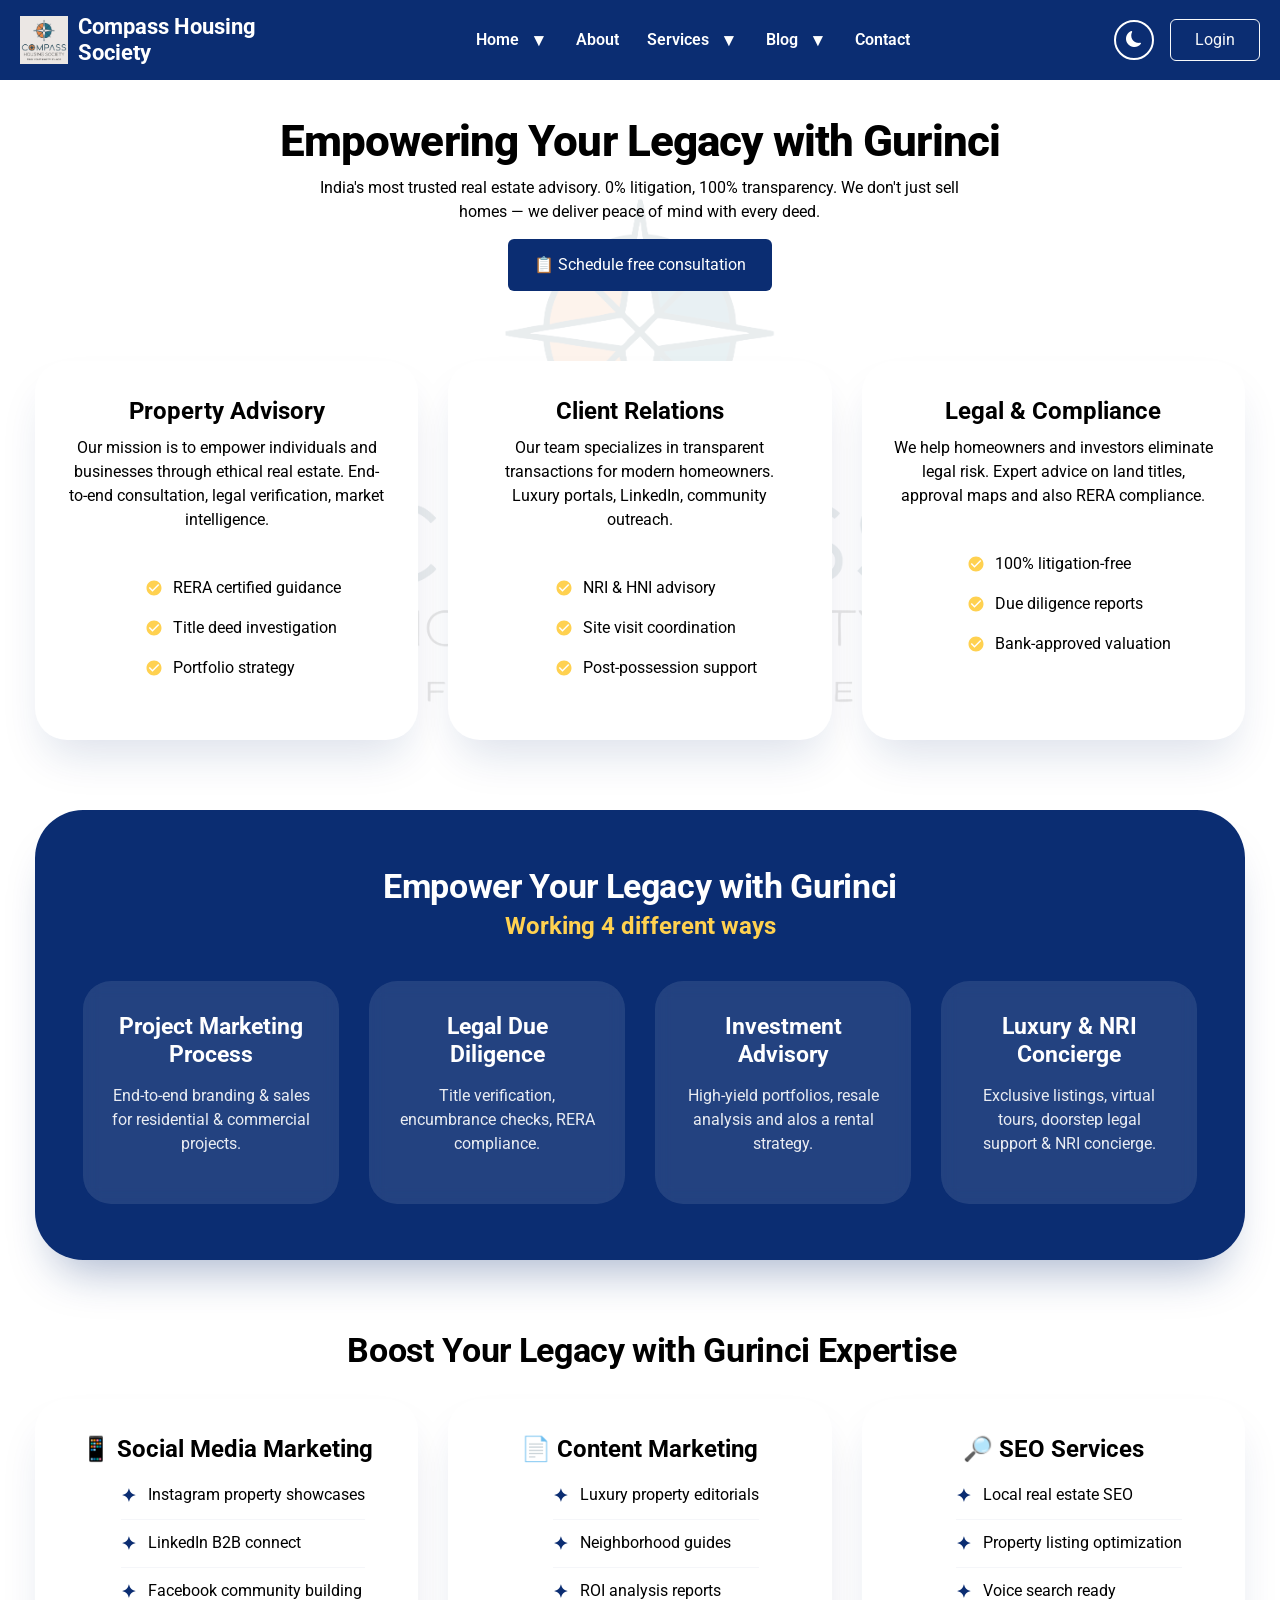
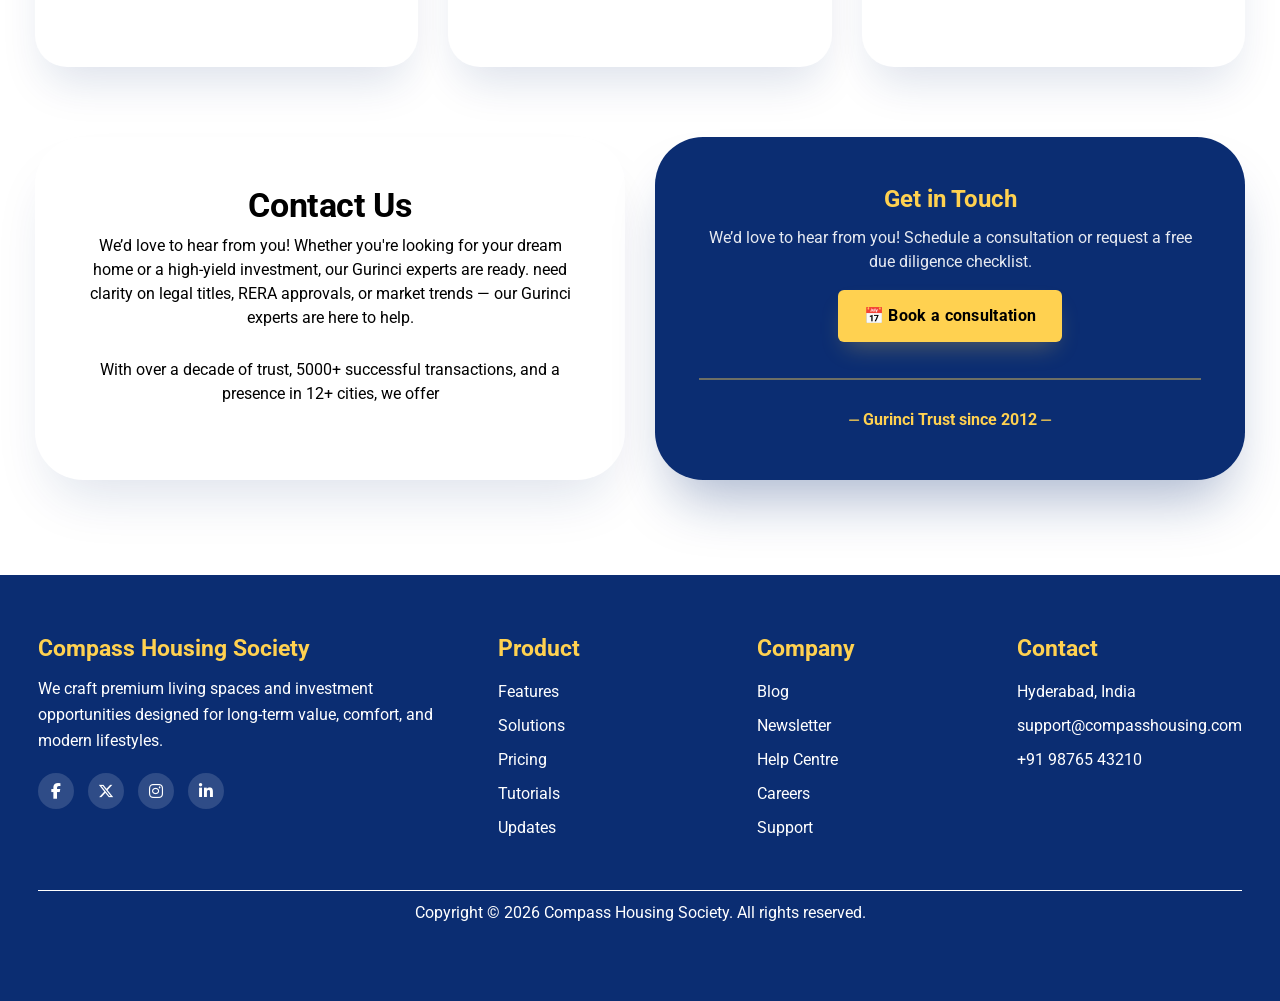
<file: blog.html>
<!DOCTYPE html>
<html lang="en">

<head>
    <meta charset="UTF-8">
    <meta name="viewport" content="width=device-width, initial-scale=1.0, maximum-scale=5.0, user-scalable=yes">
    <title>Real Estate · Arock</title>

    <!-- Global & Bootstrap -->
    <link rel="stylesheet" href="globalstyles.css">
    <link href="https://cdn.jsdelivr.net/npm/bootstrap@5.3.3/dist/css/bootstrap.min.css" rel="stylesheet">
    <link href="https://cdn.jsdelivr.net/npm/bootstrap-icons@1.11.3/font/bootstrap-icons.css" rel="stylesheet">
    <link rel="stylesheet" href="https://cdnjs.cloudflare.com/ajax/libs/font-awesome/6.5.1/css/all.min.css">
    <link
        href="https://fonts.googleapis.com/css2?family=Open+Sans:wght@400;500;600;700&family=Roboto:wght@400;500;700&display=swap"
        rel="stylesheet">

    <style>
        * {
            margin: 0;
            padding: 0;
            box-sizing: border-box;
        }

        :root {
            --brand-blue: #0B2D72;
            --brand-yellow: #FFD150;
            --white: #ffffff;
            --black: #000000;
            --dark-bg: #0a0c12;
            --card-dark: #1a1e24;
            --shadow-sm: 0 25px 45px -12px rgba(11, 45, 114, 0.15);
            --shadow-hover: 0 40px 60px -12px rgba(11, 45, 114, 0.3);
            --radius-card: 32px;
            --radius-section: 48px;
            --spacing-side: 20px;
            --gap-section: 35px;
        }

        body {
            font-family: "Roboto", "Open Sans", Arial, sans-serif;
            background-color: var(--white);
            color: var(--black);
            line-height: 1.5;
            transition: background-color 0.2s ease, color 0.2s ease;
        }

        /* ----- DARK MODE – BLACK CARDS, ALL TEXT WHITE (enhanced for full sections) ----- */
        @media (prefers-color-scheme: dark) {
            body {
                background-color: var(--dark-bg) !important;
                color: var(--white) !important;
            }

            /* every section container gets dark background – full visibility */
            .section,
            .hero-wrapper,
            .section-container,
            [class*="section"] {
                background-color: var(--dark-bg);
            }

            /* Black cards with subtle border */
            .card-modern,
            .boost-card-modern,
            .contact-card {
                background: var(--card-dark) !important;
                box-shadow: 0 30px 50px -18px rgba(0, 0, 0, 0.8);
                border: 1px solid rgba(255, 255, 255, 0.06);
            }

            /* Work cards remain glass but darker */
            .work-card {
                background: rgba(10, 12, 18, 0.6);
                backdrop-filter: blur(10px);
                -webkit-backdrop-filter: blur(10px);
                border: 1px solid rgba(255, 255, 255, 0.04);
            }

            /* Contact accent card stays brand blue */
            .contact-accent {
                background: var(--brand-blue);
            }

            .watermark {
                color: var(--brand-yellow);
                opacity: 0.1;
            }

            /* ALL TEXT WHITE IN DARK MODE – universal override */
            h1,
            h2,
            h3,
            h4,
            h5,
            h6,
            p,
            span,
            li,
            a,
            button,
            .hero-content h1,
            .hero-content p,
            .card-modern h3,
            .card-modern h4,
            .card-modern p,
            .card-modern li,
            .boost-card-modern h4,
            .boost-card-modern li,
            .contact-card h2,
            .contact-card h4,
            .contact-card h6,
            .contact-card p,
            .contact-card span,
            .work-card h4,
            .work-card p,
            .section h1,
            .section h2,
            .section h3,
            .section h4,
            .section h5,
            .section h6,
            .section p,
            .section span,
            .section li {
                color: var(--white) !important;
            }

            /* Keep brand yellow for specific accent elements */
            .working-strip h2,
            .working-strip h3,
            .contact-accent h3,
            .contact-accent span,
            .watermark {
                color: var(--brand-yellow) !important;
            }

         

            /* Boost card hover - yellow with black text */
            .boost-card-modern:hover {
                background: var(--brand-yellow) !important;
            }

            .boost-card-modern:hover h4,
            .boost-card-modern:hover li {
                color: var(--black) !important;
            }

            .boost-card-modern:hover li::before {
                color: var(--brand-blue);
            }

            /* List bullet colors */
            .card-modern li::before,
            .boost-card-modern li::before {
                color: var(--brand-yellow);
            }

            /* Border colors */
            .boost-card-modern li {
                border-bottom-color: rgba(255, 255, 255, 0.1);
            }
        }

        /* ----- TYPOGRAPHY – EXACT SIZES ----- */
        h1 {
            font-size: 44px;
            font-weight: 800;
            line-height: 1.2;
            /* color: var(--black); */
            letter-spacing: -0.02em;
        }

        h2 {
            font-size: 34px;
            font-weight: 700;
            /* color: var(--black); */
            letter-spacing: -0.01em;
        }

        h3 {
            font-size: 24px;
            font-weight: 700;
            /* color: var(--black); */
        }

        h4 {
            font-size: 23px;
            font-weight: 700;
            /* color: var(--black); */
        }

        h5,
        h6 {
            font-size: 18px;
            font-weight: 700;
            color: var(--black);
        }

        p,
        span,
        li,
        a,
        button {
            font-size: 16px !important;

        }

        /* ----- LAYOUT – SECTIONS WITH 35px VERTICAL PADDING (exact requirement) ----- */
        .section-container {
            margin: 0 auto;
            /* padding: 35px; */
        }

        /* EVERY SECTION gets 35px padding top & bottom – vertical gap 35px */
        .section {

            padding: 35px;
        }

        /* ensure first and last section have consistent spacing */
        .section:first-of-type {
            padding-top: 35px !important;
        }

        .section:last-of-type {
            padding-bottom: 35px !important;
        }

        /* hero-wrapper also follows vertical gap */
        .hero-wrapper {
            padding-top: 35px;
            padding-bottom: 35px;
        }

        /* CENTER ALL SECTION CONTENT */
        .hero-wrapper,
        .grid-3,
        .working-strip,
        .boost-grid,
        .contact-grid {
            width: 100%;
            margin-left: auto;
            margin-right: auto;
        }

        /* Center hero content */
        .hero-content {
            max-width: 800px;
            margin-left: auto;
            margin-right: auto;
            text-align: center;
        }

        .hero-content .btn-modern {
            margin-left: auto;
            margin-right: auto;
        }

        /* ===== ALL CARDS TEXT CENTER ALIGNMENT ===== */
        .card-modern,
        .boost-card-modern,
        .contact-card,
        .contact-accent,
        .work-card {
            text-align: center;
        }
        
        .card-modern ul,
        .boost-card-modern ul {
            display: inline-block;
            text-align: left;
            width: fit-content;
            margin-left: auto;
            margin-right: auto;
        }

        /* ===== BUTTON STYLES ===== */
        .btn-modern1 {
            display: inline-flex;
            align-items: center;
            justify-content: center;
            gap: 12px;
            background: var(--brand-yellow);
            color: var(--black);
            padding: 14px 26px;
            border-radius: 6px;
            font-weight: 700;
            border: none;
            cursor: pointer;
            font-size: 16px !important;
            transition: all 0.3s cubic-bezier(0.2, 0.9, 0.4, 1);
            box-shadow: 0 12px 24px -8px rgba(255, 209, 80, 0.3);
            letter-spacing: 0.3px;
        }
        .btn-modern1:hover {
            background: #0B2D72;
            color: #ffffff;
            transform: translateY(-3px);
            box-shadow: 0 16px 32px -8px rgba(11, 45, 114, 0.4);
            border: 1px solid white;
        }

        .btn-modern {
            display: inline-block;
            font-size: 16px;
            padding: 14px 26px;
            background: #0B2D72;
            color: #ffffff;
            text-decoration: none;
            border-radius: 6px;
            border: none;
             transition: background-color 0.4s ease, color 0.4s ease, transform 0.3s ease;
        }
        .btn-modern:hover {
            background: #FFD150;
    color: #000000;
    transform: translateY(-2px);
        }

        /* ===== SECTION 1 – HERO + 3 CARDS ===== */
        .hero-wrapper {
            display: flex;
            flex-direction: column;
            gap: 24px;
            margin-top: 0;
            /* removed extra margin, padding handles gap */
        }

        .hero-content h1 {
            margin-bottom:8px;
        }

        .hero-content p {
            font-size: 16px;
            /* color: rgba(0, 0, 0, 0.75); */
            max-width: 680px;
            margin-bottom:15px;
            margin-left: auto;
            margin-right: auto;
        }

        .grid-3 {
            display: grid;
            grid-template-columns: repeat(3, 1fr);
            gap: 30px;
            margin-top: 0;
            /* spacing handled by section padding */
        }

        .card-modern {
            background: var(--white);
            padding: 36px 32px;
            border-radius: var(--radius-card);
            box-shadow: var(--shadow-sm);
            transition: all 0.35s cubic-bezier(0.2, 0.9, 0.4, 1);
            border: none;
        }

        .card-modern:hover {
            transform: translateY(-8px);
            box-shadow: var(--shadow-hover);
        }

        .card-modern h3 {
            margin-bottom:10px;
            display: flex;
            align-items: center;
            gap: 12px;
            justify-content: center;
        }

        .card-modern h4 {
            margin: 20px 0 8px;
        }

        .card-modern ul {
            list-style: none;
            margin-top: 20px;
        }

        .card-modern li {
            padding: 8px 0 8px 28px;
            background: url('data:image/svg+xml;utf8,<svg xmlns="http://www.w3.org/2000/svg" width="20" height="20" viewBox="0 0 24 24" fill="%23FFD150"><path d="M12 2C6.48 2 2 6.48 2 12s4.48 10 10 10 10-4.48 10-10S17.52 2 12 2zm-2 15l-5-5 1.41-1.41L10 14.17l7.59-7.59L19 8l-9 9z"/></svg>') left center no-repeat;
            background-size: 18px;
        }

        /* ===== SECTION 2 – WORKING 4 WAYS ===== */
        .working-strip {
            background: var(--brand-blue);
            padding: 56px 48px;
            border-radius: var(--radius-section);
            box-shadow: 0 30px 45px -20px rgba(11, 45, 114, 0.35);
        }

        .working-strip h2 {
            color: var(--white) !important;
            margin-bottom: 6px;
            text-align: center;
        }

        .working-strip h3 {
            color: var(--brand-yellow) !important;
            margin-bottom: 40px;
            font-weight: 700;
            text-align: center;
        }

        .grid-4 {
            display: grid;
            grid-template-columns: repeat(4, 1fr);
            gap: 30px;
        }

        .work-card {
            background: rgba(255, 255, 255, 0.1);
            backdrop-filter: blur(8px);
            -webkit-backdrop-filter: blur(8px);
            padding: 32px 28px;
            border-radius: 28px;
            border: none;
            transition: 0.25s;
            text-align: center;
        }

        .work-card:hover {
            background: rgba(255, 255, 255, 0.18);
            transform: scale(0.98);
        }

        .work-card h4 {
            color: var(--white) !important;
            margin-bottom: 16px;
        }

        .work-card p {
            color: rgba(255, 255, 255, 0.9);
        }

        /* ===== SECTION 3 – BOOST BRAND ===== */
        .boost-grid {
            display: grid;
            grid-template-columns: repeat(3, 1fr);
            gap: 30px;
            margin-top: 0;
            /* section padding provides gap */
        }

        .boost-card-modern {
            background: var(--white);
            padding: 36px 32px;
            border-radius: var(--radius-card);
            box-shadow: var(--shadow-sm);
            transition: 0.3s;
            border: none;
            text-align: center;
        }

        .boost-card-modern:hover {
            background: var(--brand-yellow);
            box-shadow: 0 35px 50px -12px rgba(255, 209, 80, 0.4);
            transform: translateY(-6px);
        }

        .boost-card-modern h4 {
            margin-bottom:15px;
        }

        .boost-card-modern ul {
            list-style: none;
            display: inline-block;
            text-align: left;
            width: fit-content;
            margin-left: auto;
            margin-right: auto;
        }

        .boost-card-modern li {
            padding: 10px 0;
            display: flex;
            align-items: center;
            gap: 12px;
            border-bottom: 1px solid rgba(11, 45, 114, 0.04);
        }

        .boost-card-modern li:last-child {
            border-bottom: none;
        }

        .boost-card-modern li::before {
            content: "✦";
            color: var(--brand-blue);
            font-weight: 900;
            font-size: 18px;
        }

        /* ===== SECTION 4 – CONTACT ===== */
        .contact-grid {
            display: grid;
            grid-template-columns: 1fr 1fr;
            gap: 30px;
        }

        .contact-card {
            background: var(--white);
            padding: 48px 44px;
            border-radius: var(--radius-section);
            box-shadow: 0 30px 55px -18px rgba(11, 45, 114, 0.15);
            border: none;
            text-align: center;
        }

        .contact-card h2 {
            margin-bottom: 8px;
        }

        .contact-card h4 {
            margin: 28px 0 8px;
        }

        .contact-accent {
            background: var(--brand-blue);
            padding: 48px 44px;
            border-radius: var(--radius-section);
            box-shadow: 0 35px 55px -18px rgba(11, 45, 114, 0.35);
            text-align: center;
        }

        .contact-accent h3 {
            color: var(--brand-yellow) !important;
            margin-bottom: 12px;
        }

        .contact-accent h4 {
            color: var(--white) !important;
            margin-bottom:15px;
        }

        .contact-accent p {
            color: rgba(255, 255, 255, 0.9);
        }

        /* ===== DARK MODE COMPREHENSIVE – already enhanced above ===== */
        /* additional guard for any missed containers */
        @media (prefers-color-scheme: dark) {

            .hero-wrapper,
            .section,
            .section-container,
            body,
            .grid-3,
            .boost-grid,
            .contact-grid {
                background-color: var(--dark-bg);
            }
        }

        /* ===== RESPONSIVENESS ===== */
        @media screen and (max-width: 1100px) {
            .grid-4 {
                grid-template-columns: repeat(2, 1fr);
            }
        }

        @media screen and (max-width: 900px) {

            .grid-3,
            .boost-grid,
            .contact-grid {
                grid-template-columns: repeat(2, 1fr);
            }

            .hero-content {
                max-width: 100%;
            }
        }

        @media screen and (max-width: 768px) {

            .grid-3,
            .grid-4,
            .boost-grid,
            .contact-grid {
                grid-template-columns: 1fr;
            }

            h1 {
                font-size: 40px;
            }

            h2 {
                font-size: 32px;
            }

            .working-strip {
                padding: 40px 28px;
            }

            .contact-card,
            .contact-accent {
                padding: 36px 28px;
            }

            .watermark {
                font-size: 70px;
                right: 20px;
            }

            .hero-content {
                text-align: center;
            }

            .hero-content .btn-modern {
                margin: 0 auto;
            }
        }

        @media screen and (max-width: 480px) {
            h1 {
                font-size: 38px;
            }

            h2 {
                font-size: 30px;
            }

            .card-modern,
            .boost-card-modern {
                padding: 28px 24px;
            }

            .btn-modern {
                width: 100%;
                justify-content: center;
            }
        }

        body::before {
            content: "";
            position: fixed;
            inset: 0;
            margin: auto;
            background-image: url("images/transparent-logo-1.png");
            background-repeat: no-repeat;
            background-position: center;
            background-size: 600px auto;
            opacity: 0.10;
            pointer-events: none;
            z-index: -1;
        }

        :root[data-theme="dark"]::before {
            background-image: url("images/transparent-logo-1.png");
            opacity: 0.10;
        }

        :root[data-theme="dark"] .btn-modern {
            display: inline-block;
            font-size: 16px;
            padding: 14px 26px;
            background: var(--brand-yellow);
            color: var(--black);
            text-decoration: none;
            border-radius: 6px;
            border: none;

        }

        :root[data-theme="dark"] .card-modern {
            background-color: var(--black);

        }

        :root[data-theme="dark"] .working-strip {
            background-color: var(--dark-bg) !important;
        }

        :root[data-theme="dark"] .boost-card-modern {
            background-color: var(--dark-bg) !important;
        }

        :root[data-theme="dark"] .contact-card {
            background-color: var(--dark-bg) !important;
        }

        :root[data-theme="dark"] .contact-accent {
            background-color: var(--dark-bg) !important;
        }
    </style>

</head>

<body data-theme="light">

    <div id="site-header" class="fixed-top"></div>

    <!-- HERO SECTION - now gets 35px vertical padding via .hero-wrapper -->
    <section class="hero-wrapper">
        <div class="hero-content">
            <h1>Empowering Your Legacy with Gurinci</h1>
            <p>
                India's most trusted real estate advisory. 0% litigation, 100% transparency.
                We don't just sell homes — we deliver peace of mind with every deed.
            </p>
            <a href="contact.html">
                <button class="btn-modern">
                    <span>📋</span> Schedule free consultation
                </button>
            </a>
        </div>
    </section>

    <!-- SECTION 1 – 3 cards grid with 35px vertical padding (section class) -->
    <section class="section">
        <div class="section-container">
            <!-- 3-column cards -->
            <div class="grid-3">
                <div class="card-modern">
                    <h3>Property Advisory</h3>
                    <p>Our mission is to empower individuals and businesses through ethical real
                        estate. End-to-end consultation, legal verification, market intelligence.</p>
                    <ul>
                        <li>RERA certified guidance</li>
                        <li>Title deed investigation</li>
                        <li>Portfolio strategy</li>
                    </ul>
                </div>
                <div class="card-modern">
                    <h3>Client Relations</h3>
                    <p>Our team specializes in transparent transactions for modern homeowners.
                        Luxury portals, LinkedIn, community outreach.</p>
                    <ul>
                        <li>NRI & HNI advisory</li>
                        <li>Site visit coordination</li>
                        <li>Post-possession support</li>
                    </ul>
                </div>
                <div class="card-modern">
                    <h3>Legal & Compliance</h3>
                    <p>We help homeowners and investors eliminate legal risk. Expert advice on
                        land titles, approval maps and also RERA compliance.</p>
                    <ul>
                        <li>100% litigation-free</li>
                        <li>Due diligence reports</li>
                        <li>Bank-approved valuation</li>
                    </ul>
                </div>
            </div>
        </div>
    </section>

    <!-- ========== SECTION 2 – WORKING 4 DIFFERENT WAYS ========== -->
    <section class="section">
        <div class="section-container">
            <div class="working-strip">
                <h2>Empower Your Legacy with Gurinci</h2>
                <h3>Working 4 different ways</h3>

                <div class="grid-4">
                    <div class="work-card">
                        <h4>Project Marketing Process</h4>
                        <p>End-to-end branding & sales for residential & commercial projects.</p>
                    </div>
                    <div class="work-card">
                        <h4>Legal Due Diligence</h4>
                        <p>Title verification, encumbrance checks, RERA compliance.</p>
                    </div>
                    <div class="work-card">
                        <h4>Investment Advisory</h4>
                        <p>High-yield portfolios, resale analysis and alos a rental strategy.</p>
                    </div>
                    <div class="work-card">
                        <h4>Luxury & NRI Concierge</h4>
                        <p>Exclusive listings, virtual tours, doorstep legal support & NRI concierge.</p>
                    </div>
                </div>
            </div>
        </div>
    </section>

    <!-- ========== SECTION 3 – BOOST YOUR BRAND ========== -->
    <section class="section">
        <div class="section-container">
            <div style="margin-bottom: 20px; text-align: center;">
                <h2 style=" padding-left: 24px; display: inline-block; text-align: left;">
                    Boost Your Legacy with Gurinci Expertise
                </h2>
            </div>

            <div class="boost-grid">
                <div class="boost-card-modern">
                    <h3>📱 Social Media Marketing</h3>
                    <ul>
                        <li>Instagram property showcases</li>
                        <li>LinkedIn B2B connect</li>
                        <li>Facebook community building</li>
                    </ul>
                </div>
                <div class="boost-card-modern">
                    <h3>📄 Content Marketing</h3>
                    <ul>
                        <li>Luxury property editorials</li>
                        <li>Neighborhood guides</li>
                        <li>ROI analysis reports</li>
                    </ul>
                </div>
                <div class="boost-card-modern">
                    <h3>🔎 SEO Services</h3>
                    <ul>
                        <li>Local real estate SEO</li>
                        <li>Property listing optimization</li>
                        <li>Voice search ready</li>
                    </ul>
                </div>
            </div>
        </div>
    </section>

    <!-- ========== SECTION 4 – CONTACT US ========== -->
    <section class="section" style="margin-bottom: 0;">
        <div class="section-container">
            <div class="contact-grid">
                <!-- Left: Contact Card -->
                <div class="contact-card">
                    <h2>Contact Us</h2>
                    <p style="margin-bottom: 28px;">
                        We’d love to hear from you! Whether you're looking for your dream home or a high-yield
                        investment, our Gurinci experts are ready. need clarity on legal titles, RERA approvals, or
                        market trends — our Gurinci experts are here to help.
                       
                    </p>
                    <p> With over a decade of trust, 5000+ successful transactions, and a presence in 12+ cities, we
                        offer</p>

                </div>
                <!-- Right: Accent Card -->
                <div class="contact-accent">
                    <h3>Get in Touch</h3>
                    <p style="margin-bottom: 16px;">
                        We’d love to hear from you! Schedule a consultation or request a free due diligence checklist.
                    </p>
                    <a href="contact.html">
                        <button class="btn-modern1">
                            📅 Book a consultation
                        </button>
                    </a>
                    <div style="margin-top: 36px; border-top: 2px solid rgba(255,209,80,0.4); padding-top: 28px;">
                        <span style="color: #FFD150; font-weight: 700;">⏤ Gurinci Trust since 2012 ⏤</span>
                    </div>
                </div>
            </div>
        </div>
    </section>

    <div id="side-footer"></div>
    <script src="footer.js"></script>
    <script src="https://cdn.jsdelivr.net/npm/bootstrap@5.3.3/dist/js/bootstrap.bundle.min.js"></script>
    <script src="header.js"></script>
</body>

</html>
</file>
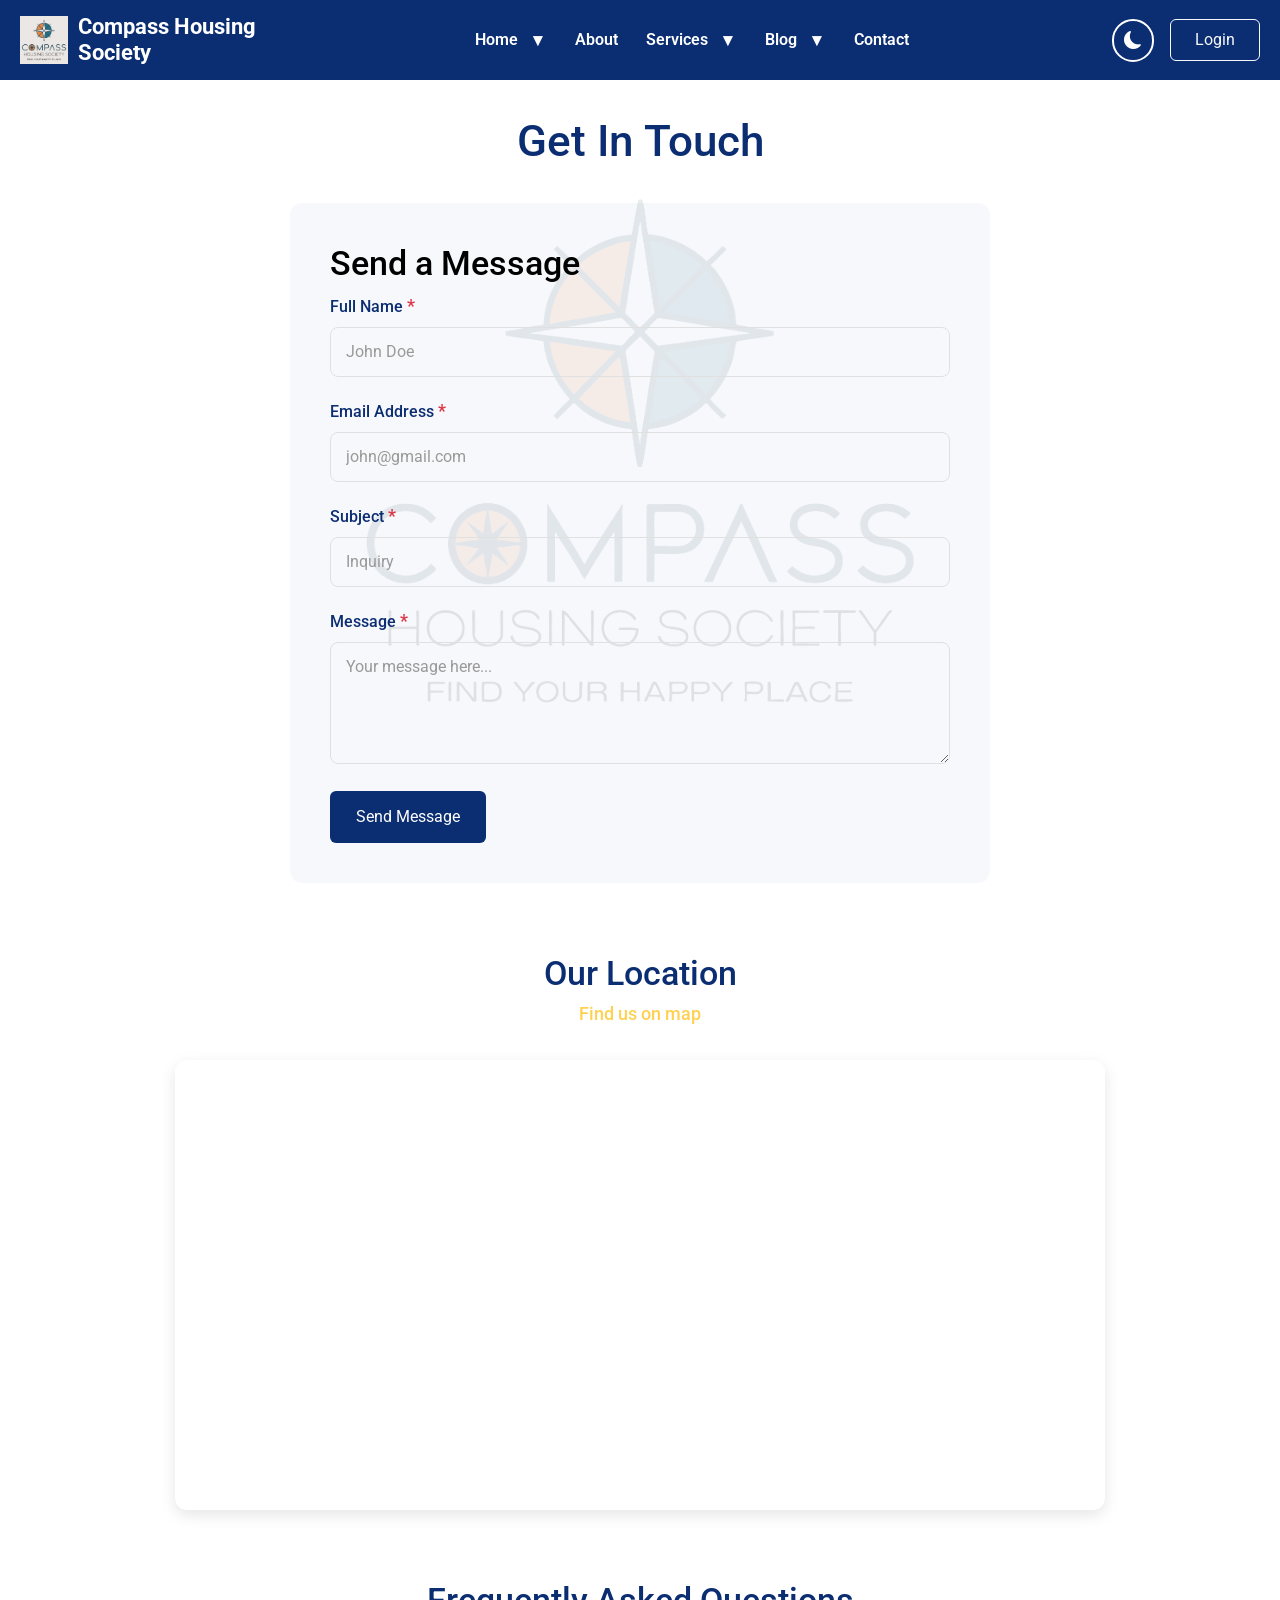
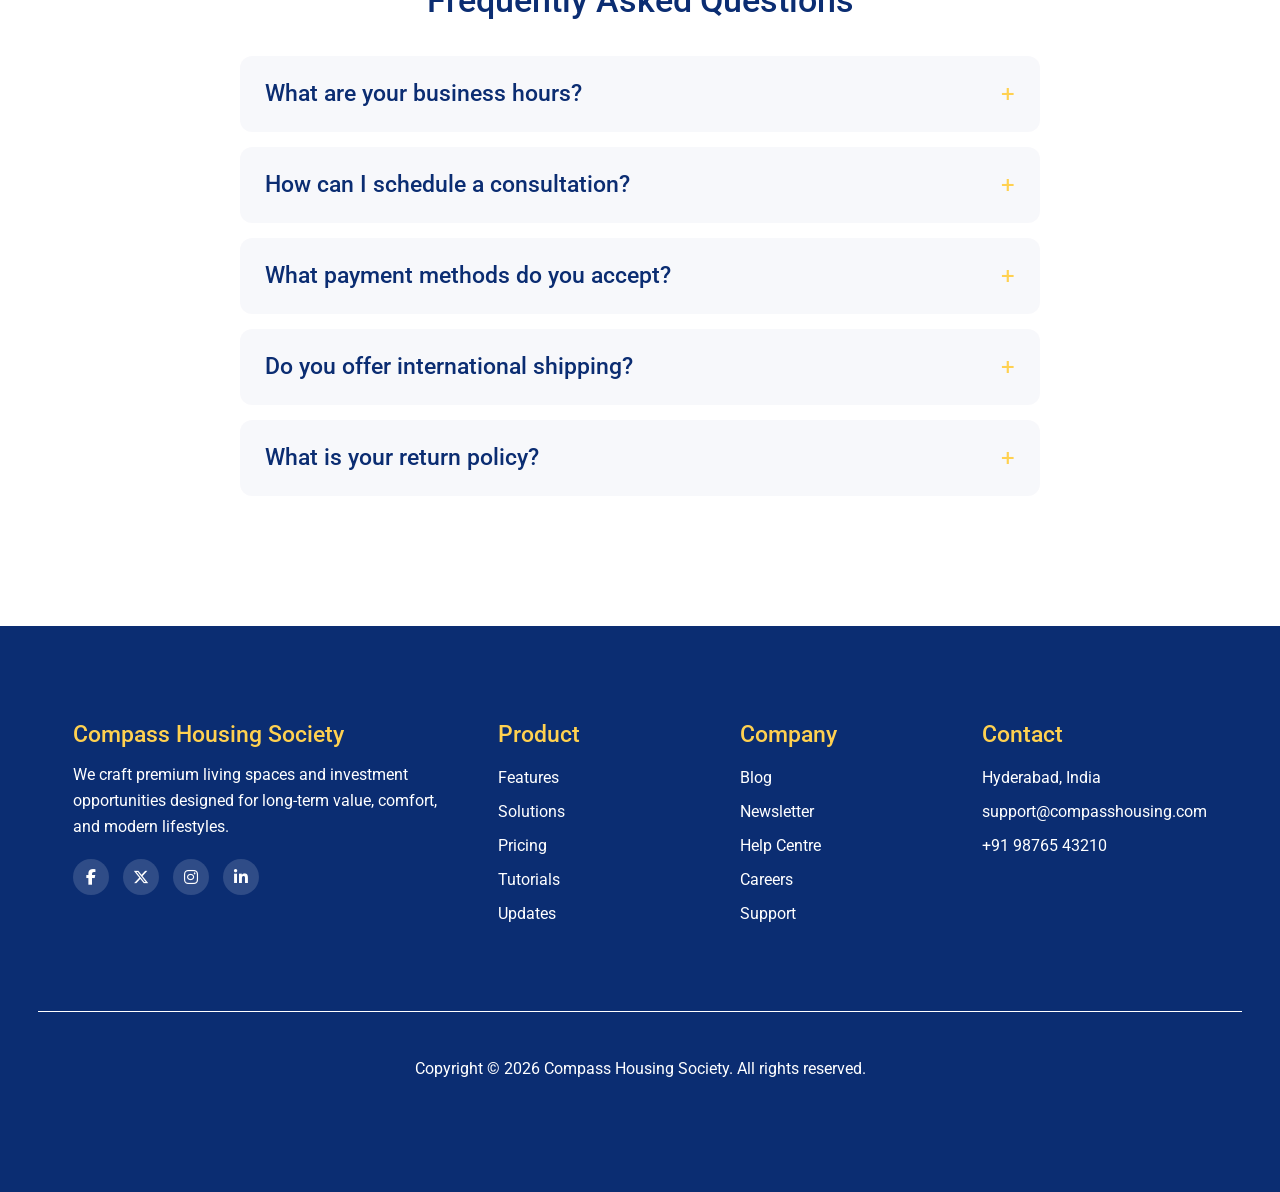
<file: contact.html>
<!DOCTYPE html>
<html lang="en">

<head>
    <meta charset="UTF-8">
    <meta name="viewport" content="width=device-width, initial-scale=1.0, maximum-scale=5.0, user-scalable=yes">
    <title>Real Estate · Arock</title>

    <!-- Global & Bootstrap -->
    <link rel="stylesheet" href="globalstyles.css">
    <link href="https://cdn.jsdelivr.net/npm/bootstrap@5.3.3/dist/css/bootstrap.min.css" rel="stylesheet">
    <link href="https://cdn.jsdelivr.net/npm/bootstrap-icons@1.11.3/font/bootstrap-icons.css" rel="stylesheet">
    <link rel="stylesheet" href="https://cdnjs.cloudflare.com/ajax/libs/font-awesome/6.5.1/css/all.min.css">
    <link
        href="https://fonts.googleapis.com/css2?family=Open+Sans:wght@400;500;600;700&family=Roboto:wght@400;500;700&display=swap"
        rel="stylesheet">

    <style>
        * {
            margin: 0;
            padding: 0;
            box-sizing: border-box;
        }

        :root {
            --bg-main: #ffffff;
            --text-main: #000000;
            --primary: #0B2D72;
            --secondary: #FFD150;
            --white: #ffffff;
            --black: #000000;
            --card-bg: rgba(11, 45, 114, 0.03);
            --border-color: #e0e0e0;
            --error-color: #dc3545;

            /* spacing strict */
            --vertical-gap: 35px;
        }

        [data-theme="dark"] {
            --bg-main: #000000;
            --text-main: #ffffff;
            --primary: #FFD150;
            --secondary: #0B2D72;
            --card-bg: rgba(255, 255, 255, 0.05);
            --border-color: #333333;
            --error-color: #ff6b6b;
        }

        body {
            font-family: "Roboto", "Open Sans", Arial, sans-serif;
            background-color: var(--bg-main);
            color: var(--text-main);
            padding-top: 80px;
            transition: background-color 0.3s, color 0.3s;
        }

        /* Font sizes strictly as per rules */
        h1 {
            font-size: 44px;
        }

        h2 {
            font-size: 34px;
        }

        h3 {
            font-size: 24px;
        }

        h4 {
            font-size: 23px;
        }

        h5,
        h6 {
            font-size: 18px;
        }

        p,
        span,
        li,
        a,
        input,
        textarea,
        button,
        label,
        .error-message {
            font-size: 16px;
        }

        body::before {
            content: "";
            position: fixed;
            inset: 0;
            margin: auto;
            background-image: url("images/transparent-logo-1.png");
            background-repeat: no-repeat;
            background-position: center;
            background-size: 600px auto;
            opacity: 0.10;
            pointer-events: none;
            z-index: -1;
        }

        section{
            padding: 35px;
        }
        /* ===== CONTACT SECTION ===== */
        .contact-section {
            position: relative;
            max-width: 1280px;
            margin: 0 auto;
            /* padding: 35px 20px; */
            overflow: hidden;
        }

        .contact-container {
            position: relative;
            z-index: 2;
            max-width: 800px;
            margin: 0 auto;
        }

        .section-header {
            text-align: center;
            margin-bottom: 35px;
        }

        .section-header h1 {
            color: var(--primary);
            margin-bottom: 10px;
        }

        .section-header h2 {
            color: var(--primary);
            margin-bottom: 10px;
        }

        .section-header h4 {
            color: var(--secondary);
        }

        .section-header h5 {
            color: var(--secondary);
        }

        /* ===== CONTACT FORM ONLY ===== */
        .contact-form {
            background: var(--card-bg);
            padding: 40px;
            border-radius: 12px;
            max-width: 700px;
            margin: 0 auto;
        }

        .contact-form h3 {
            color: var(--primary);
            margin-bottom: 25px;
            text-align: center;
        }

        .form-group {
            margin-bottom: 20px;
            position: relative;
        }

        .form-group label {
            display: block;
            color: var(--primary);
            margin-bottom: 8px;
            font-weight: 500;
        }

        .required-star {
            color: var(--error-color);
            margin-left: 4px;
            font-size: 18px;
        }

        .form-group input,
        .form-group textarea {
            width: 100%;
            padding: 12px 15px;
            border: 1px solid var(--border-color);
            border-radius: 8px;
            font-family: "Roboto", "Open Sans", Arial, sans-serif;
            transition: border-color 0.3s;
            background: transparent;
            color: var(--text-main);
        }

        .form-group input.error,
        .form-group textarea.error {
            border-color: var(--error-color);
        }

        .form-group input:focus,
        .form-group textarea:focus {
            outline: none;
            /* border-color: var(--secondary); */
        }

        .form-group input::placeholder,
        .form-group textarea::placeholder {
            color: #999;
        }

        .error-message {
            color: var(--error-color);
            margin-top: 5px;
            display: none;
        }

        .error-message.show {
            display: block;
        }

        .submit-btn {
            display: inline-block;
            font-size: 16px;
            padding: 14px 26px;
            background: #0B2D72;
            color: #ffffff;
            text-decoration: none;
            border-radius: 6px;
            border: none;
             transition: background-color 0.4s ease, color 0.4s ease, transform 0.3s ease;
        }

        .submit-btn:hover {
             background: #FFD150;
    color: #000000;
    transform: translateY(-2px);
        }

        /* ===== MAP SECTION ===== */
        .map-section {
            position: relative;
            max-width: 1280px;
            margin: 0 auto;
            /* padding: 35px 20px; */
            overflow: hidden;
        }

        .map-container {
            position: relative;
            z-index: 2;
            max-width: 1000px;
            margin: 0 auto;
        }

        .map-content {
            margin-top: 35px;
        }

        .map-embed {
            width: 100%;
            height: 450px;
            border-radius: 12px;
            overflow: hidden;
            box-shadow: 0 5px 15px rgba(0, 0, 0, 0.1);
        }

        .map-embed iframe {
            width: 100%;
            height: 100%;
            border: 0;
        }

        /* ===== FAQ SECTION ===== */
        .faq-section {
            position: relative;
            max-width: 1280px;
            margin: 0 auto;
            /* padding: 35px 20px; */
            overflow: hidden;
        }

        .faq-container {
            position: relative;
            z-index: 2;
            max-width: 800px;
            margin: 0 auto;
        }

        .faq-list {
            display: flex;
            flex-direction: column;
            gap: 15px;
            margin: 35px 0;
        }

        .faq-item {
            background: var(--card-bg);
            border-radius: 12px;
            overflow: hidden;
        }

        .faq-question {
            padding: 20px 25px;
            cursor: pointer;
            display: flex;
            justify-content: space-between;
            align-items: center;
            transition: background 0.3s;
        }

        .faq-question:hover {
            background: rgba(255, 209, 80, 0.1);
        }

        .faq-question h4 {
            color: var(--primary);
            margin: 0;
            flex: 1;
        }

        .faq-icon {
            font-size: 24px;
            color: var(--secondary);
            transition: transform 0.3s;
            margin-left: 20px;
        }

        .faq-item.active .faq-icon {
            transform: rotate(45deg);
        }

        .faq-answer {
            max-height: 0;
            padding: 0 25px;
            overflow: hidden;
            transition: all 0.3s ease-in-out;
            background: rgba(255, 209, 80, 0.02);
        }

        .faq-item.active .faq-answer {
            max-height: 300px;
            padding: 0 25px 25px 25px;
        }

        .faq-answer p {
            line-height: 1.6;
            color: var(--text-main);
            margin: 0;
        }

        /* ===== POPUP MODAL ===== */
        .popup-modal {
            display: none;
            position: fixed;
            top: 0;
            left: 0;
            width: 100%;
            height: 100%;
            background: rgba(0, 0, 0, 0.5);
            z-index: 9999;
            align-items: center;
            justify-content: center;
        }

        .popup-modal.show {
            display: flex;
        }

        .popup-content {
            background: var(--bg-main);
            padding: 40px;
            border-radius: 12px;
            max-width: 400px;
            width: 90%;
            text-align: center;
            position: relative;
            animation: slideIn 0.3s ease;
        }

        @keyframes slideIn {
            from {
                transform: translateY(-50px);
                opacity: 0;
            }

            to {
                transform: translateY(0);
                opacity: 1;
            }
        }

        .popup-icon {
            font-size: 60px;
            color: var(--primary);
            margin-bottom: 20px;
        }

        .popup-content h3 {
            color: var(--primary);
            margin-bottom: 15px;
        }

        .popup-content p {
            color: var(--text-main);
            margin-bottom: 25px;
        }

        .popup-close {
            display: inline-block;
            padding: 10px 30px;
            background: var(--primary);
            color: white;
            border: none;
            border-radius: 6px;
            cursor: pointer;
            transition: all 0.3s;
            font-weight: 600;
        }

        .popup-close:hover {
            background: var(--secondary);
            color: var(--primary);
        }

        /* ===== DARK MODE OVERRIDES ===== */
        [data-theme="dark"] .section-header h1,
        [data-theme="dark"] .section-header h2,
        [data-theme="dark"] .contact-form h3,
        [data-theme="dark"] .faq-question h4,
        [data-theme="dark"] .form-group label,
        [data-theme="dark"] #side-footer h1,
        [data-theme="dark"] #side-footer h2,
        [data-theme="dark"] #side-footer h3,
        [data-theme="dark"] #side-footer h4,
        [data-theme="dark"] #side-footer h5,
        [data-theme="dark"] #side-footer h6 {
            color: var(--white) !important;
        }

        [data-theme="dark"] .section-header h4,
        [data-theme="dark"] .section-header h5 {
            color: var(--primary);
            background: var(--secondary);
            display: inline-block;
            padding: 2px 10px;
            border-radius: 4px;
        }

        [data-theme="dark"] .submit-btn {
            background: var(--primary);
            color: var(--secondary);
            color: var(--black);
        }

        [data-theme="dark"] .faq-icon {
            color:#FFD150;
        }

        [data-theme="dark"] .submit-btn:hover {
            background: var(--primary);
            color: var(--secondary);
            color: var(--black);
        }

        [data-theme="dark"] .popup-content {
            background: #1a1a1a;
        }

        [data-theme="dark"] .popup-content h3 {
            color: var(--primary);
        }

        /* ===== RESPONSIVE STYLES ===== */
        @media screen and (max-width: 1536px) {

            .contact-section,
            .map-section,
            .faq-section {
                max-width: 1200px;
            }
        }

        @media screen and (max-width: 1366px) {

            .contact-section,
            .map-section,
            .faq-section {
                max-width: 1100px;
            }
        }

        @media screen and (max-width: 1280px) {

            .contact-section,
            .map-section,
            .faq-section {
                max-width: 1000px;
            }
        }

        @media screen and (max-width: 1024px) {
            .map-embed {
                height: 400px;
            }
        }

        @media screen and (max-width: 820px) {
            .contact-form {
                padding: 30px;
            }
        }

        @media screen and (max-width: 800px) {
            .contact-form {
                padding: 25px;
            }
        }

        @media screen and (max-width: 768px) {

            .contact-section,
            .map-section,
            .faq-section {
                padding: 35px 15px;
            }

            .contact-form {
                padding: 25px;
            }

            .map-embed {
                height: 350px;
            }

            .faq-question h4 {
                font-size: 21px;
            }
        }

        @media screen and (max-width: 480px) {
            .section-header h1 {
                font-size: 38px;
            }

            .section-header h2 {
                font-size: 30px;
            }

            .contact-form h3 {
                font-size: 22px;
            }

            .contact-form {
                padding: 20px;
            }

            .map-embed {
                height: 300px;
            }

            .faq-question {
                padding: 15px 20px;
            }

            .faq-question h4 {
                font-size: 20px;
            }

            .faq-icon {
                font-size: 22px;
            }
        }

        @media screen and (max-width: 412px) {
            .contact-form {
                padding: 15px;
            }
        }

        @media screen and (max-width: 393px) {
            .section-header h1 {
                font-size: 34px;
            }
        }

        @media screen and (max-width: 375px) {
            .faq-question h4 {
                font-size: 19px;
            }
        }

        @media screen and (max-width: 360px) {
            .section-header h1 {
                font-size: 32px;
            }

            .section-header h2 {
                font-size: 28px;
            }

            .contact-form h3 {
                font-size: 21px;
            }

            .faq-question h4 {
                font-size: 18px;
            }
        }
    </style>
</head>

<body data-theme="light">
    <div id="site-header" class="fixed-top"></div>

    <!-- Contact Section - Only Form -->
    <section class="contact-section">
        <div class="contact-container">
            <div class="section-header">
                <h1>Get In Touch</h1>
            </div>

            <!-- Contact Form Only -->
            <div class="contact-form">
                <h2>Send a Message</h2>
                <form id="contactForm" onsubmit="return validateForm(event)">
                    <div class="form-group">
                        <label for="name">Full Name<span class="required-star">*</span></label>
                        <input type="text" id="name" placeholder="John Doe" onkeyup="validateName()"
                            onblur="validateName()" onkeypress="blockNumbers(event)">
                        <div class="error-message" id="nameError">Name should contain only letters and spaces (no
                            numbers)</div>
                    </div>
                    <div class="form-group">
                        <label for="email">Email Address<span class="required-star">*</span></label>
                        <input type="email" id="email" placeholder="john@gmail.com" onkeyup="validateEmail()"
                            onblur="validateEmail()">
                        <div class="error-message" id="emailError">Please enter a valid email (e.g., name@gmail.com,
                            .in, .org, .net)</div>
                    </div>
                    <div class="form-group">
                        <label for="subject">Subject<span class="required-star">*</span></label>
                        <input type="text" id="subject" placeholder="Inquiry" onkeyup="validateSubject()"
                            onblur="validateSubject()">
                        <div class="error-message" id="subjectError">Subject cannot be empty or just spaces</div>
                    </div>
                    <div class="form-group">
                        <label for="message">Message<span class="required-star">*</span></label>
                        <textarea id="message" rows="4" placeholder="Your message here..." onkeyup="validateMessage()"
                            onblur="validateMessage()"></textarea>
                        <div class="error-message" id="messageError">Message cannot be empty or just spaces</div>
                    </div>
                    <button type="submit" class="submit-btn">Send Message</button>
                </form>
            </div>
        </div>
    </section>

    <!-- Map Section - Only Map -->
    <section class="map-section">
        <div class="map-container">
            <div class="section-header">
                <h2>Our Location</h2>
                <h5>Find us on map</h5>
            </div>

            <div class="map-content">
                <!-- Map Only - No Address Card -->
                <div class="map-embed">
                    <iframe
                        src="https://www.google.com/maps/embed?pb=!1m18!1m12!1m3!1d3153.0192!2d-122.4194!3d37.7749!2m3!1f0!2f0!3f0!3m2!1i1024!2i768!4f13.1!3m3!1m2!1s0x8085808d4b4b4b4b%3A0x4b4b4b4b4b4b4b!2sSan%20Francisco%2C%20CA!5e0!3m2!1sen!2sus!4v1234567890!5m2!1sen!2sus"
                        allowfullscreen="" loading="lazy">
                    </iframe>
                </div>
            </div>
        </div>
    </section>

    <!-- FAQ Section with 5 Questions -->
    <section class="faq-section">
        <div class="faq-container">
            <div class="section-header">
                <h2>Frequently Asked Questions</h2>
            </div>

            <div class="faq-list">
                <!-- FAQ Item 1 -->
                <div class="faq-item">
                    <div class="faq-question" onclick="toggleFaq(this)">
                        <h4>What are your business hours?</h4>
                        <span class="faq-icon">+</span>
                    </div>
                    <div class="faq-answer">
                        <p>We are open Monday through Friday from 9:00 AM to 6:00 PM (PST). We remain closed on weekends
                            and major holidays. Our customer support team is available 24/7 via email.</p>
                    </div>
                </div>

                <!-- FAQ Item 2 -->
                <div class="faq-item">
                    <div class="faq-question" onclick="toggleFaq(this)">
                        <h4>How can I schedule a consultation?</h4>
                        <span class="faq-icon">+</span>
                    </div>
                    <div class="faq-answer">
                        <p>You can schedule a consultation by filling out our contact form, sending an email to
                            appointments@company.com, or calling us directly at +1 (555) 123-4567 during business hours.
                        </p>
                    </div>
                </div>

                <!-- FAQ Item 3 -->
                <div class="faq-item">
                    <div class="faq-question" onclick="toggleFaq(this)">
                        <h4>What payment methods do you accept?</h4>
                        <span class="faq-icon">+</span>
                    </div>
                    <div class="faq-answer">
                        <p>We accept all major credit cards (Visa, MasterCard, American Express), PayPal, bank
                            transfers, and corporate checks. For enterprise clients, we offer net-30 payment terms.</p>
                    </div>
                </div>

                <!-- FAQ Item 4 -->
                <div class="faq-item">
                    <div class="faq-question" onclick="toggleFaq(this)">
                        <h4>Do you offer international shipping?</h4>
                        <span class="faq-icon">+</span>
                    </div>
                    <div class="faq-answer">
                        <p>Yes, we ship to most countries worldwide. Shipping costs and delivery times vary depending on
                            location. Please contact our sales team for specific rates to your country.</p>
                    </div>
                </div>

                <!-- FAQ Item 5 -->
                <div class="faq-item">
                    <div class="faq-question" onclick="toggleFaq(this)">
                        <h4>What is your return policy?</h4>
                        <span class="faq-icon">+</span>
                    </div>
                    <div class="faq-answer">
                        <p>We offer a 30-day return policy for unused items in original packaging. Custom orders are
                            non-returnable. Contact our support team to initiate a return.</p>
                    </div>
                </div>
            </div>
        </div>
    </section>

    <!-- Success Popup Modal -->
    <div class="popup-modal" id="successPopup">
        <div class="popup-content">
            <div class="popup-icon">
                <i class="fas fa-check-circle"></i>
            </div>
            <h3>Success!</h3>
            <p>Your message has been sent successfully.</p>
            <button class="popup-close" onclick="closePopup()">OK</button>
        </div>
    </div>

    <div id="side-footer"></div>

    <script src="https://cdn.jsdelivr.net/npm/bootstrap@5.3.3/dist/js/bootstrap.bundle.min.js"></script>
    <script src="header.js"></script>
    <script src="footer.js"></script>


    <script>
        // Dark mode toggle function (call this from your header)
        function toggleDarkMode() {
            const body = document.body;
            const currentTheme = body.getAttribute('data-theme');
            body.setAttribute('data-theme', currentTheme === 'light' ? 'dark' : 'light');
        }

        // FAQ Dropdown functionality
        function toggleFaq(element) {
            const faqItem = element.closest('.faq-item');
            faqItem.classList.toggle('active');

            // Close other open FAQs
            const allFaqs = document.querySelectorAll('.faq-item');
            allFaqs.forEach(item => {
                if (item !== faqItem && item.classList.contains('active')) {
                    item.classList.remove('active');
                }
            });
        }

        // Block space bar at the beginning of fields
        function blockInitialSpace(event) {
            const field = event.target;
            const key = event.key;
            const currentValue = field.value;

            // Block space if field is empty or cursor is at beginning
            if (key === ' ' && (currentValue.length === 0 || field.selectionStart === 0)) {
                event.preventDefault();
                return false;
            }
        }

        // Block numbers from being typed in name field
        function blockNumbers(event) {
            const key = event.key;
            if (/\d/.test(key)) {
                event.preventDefault();
                return false;
            }
        }

        // Block space bar completely for name field (no spaces allowed at all)
        function blockAllSpaces(event) {
            const key = event.key;
            if (key === ' ') {
                event.preventDefault();
                return false;
            }
        }

        // Strict validation functions
        function validateName() {
            const name = document.getElementById('name');
            const nameError = document.getElementById('nameError');
            const nameValue = name.value;

            // Check if contains only letters and spaces (no numbers, no special characters)
            const nameRegex = /^[A-Za-z\s]+$/;
            // Check if empty or only spaces
            const hasContent = nameValue.trim().length > 0;
            // Check if contains any numbers
            const hasNumbers = /\d/.test(nameValue);
            // Check if starts or ends with space
            const startsOrEndsWithSpace = nameValue.startsWith(' ') || nameValue.endsWith(' ');
            // Check if contains only spaces
            const onlySpaces = /^\s+$/.test(nameValue);

            if (!hasContent || onlySpaces) {
                name.classList.add('error');
                nameError.classList.add('show');
                return false;
            } else if (hasNumbers) {
                name.classList.add('error');
                nameError.classList.add('show');
                return false;
            } else if (!nameRegex.test(nameValue)) {
                name.classList.add('error');
                nameError.classList.add('show');
                return false;
            } else if (startsOrEndsWithSpace) {
                name.classList.add('error');
                nameError.classList.add('show');
                return false;
            } else {
                name.classList.remove('error');
                nameError.classList.remove('show');
                return true;
            }
        }

        function validateEmail() {
            const email = document.getElementById('email');
            const emailError = document.getElementById('emailError');
            const emailValue = email.value.trim();

            // Email regex for domains: .com, .in, .org, .net
            const emailRegex = /^[a-zA-Z0-9._%+-]+@[a-zA-Z-]{2,}\.(com|in|org|net)$/i;

            if (emailValue === '') {
                email.classList.add('error');
                emailError.classList.add('show');
                return false;
            } else if (!emailRegex.test(emailValue)) {
                email.classList.add('error');
                emailError.classList.add('show');
                return false;
            } else {
                email.classList.remove('error');
                emailError.classList.remove('show');
                return true;
            }
        }

        function validateSubject() {
            const subject = document.getElementById('subject');
            const subjectError = document.getElementById('subjectError');
            const subjectValue = subject.value;

            // Check if contains any non-space characters
            const hasContent = subjectValue.trim().length > 0;
            // Check if starts with space
            const startsWithSpace = subjectValue.startsWith(' ');
            // Check if contains only spaces
            const onlySpaces = /^\s+$/.test(subjectValue);

            if (!hasContent || onlySpaces) {
                subject.classList.add('error');
                subjectError.classList.add('show');
                return false;
            } else if (startsWithSpace) {
                subject.classList.add('error');
                subjectError.classList.add('show');
                return false;
            } else {
                subject.classList.remove('error');
                subjectError.classList.remove('show');
                return true;
            }
        }

        function validateMessage() {
            const message = document.getElementById('message');
            const messageError = document.getElementById('messageError');
            const messageValue = message.value;

            // Check if contains any non-space characters
            const hasContent = messageValue.trim().length > 0;
            // Check if starts with space
            const startsWithSpace = messageValue.startsWith(' ');
            // Check if contains only spaces
            const onlySpaces = /^\s+$/.test(messageValue);

            if (!hasContent || onlySpaces) {
                message.classList.add('error');
                messageError.classList.add('show');
                return false;
            } else if (startsWithSpace) {
                message.classList.add('error');
                messageError.classList.add('show');
                return false;
            } else {
                message.classList.remove('error');
                messageError.classList.remove('show');
                return true;
            }
        }

        // Form validation on submit
        function validateForm(event) {
            event.preventDefault();

            const isNameValid = validateName();
            const isEmailValid = validateEmail();
            const isSubjectValid = validateSubject();
            const isMessageValid = validateMessage();

            if (isNameValid && isEmailValid && isSubjectValid && isMessageValid) {
                // Show success popup
                document.getElementById('successPopup').classList.add('show');

                // Reset form
                document.getElementById('contactForm').reset();

                // Remove error classes
                const inputs = document.querySelectorAll('#contactForm input, #contactForm textarea');
                inputs.forEach(input => {
                    input.classList.remove('error');
                });

                return false;
            }
            return false;
        }

        // Close popup
        function closePopup() {
            document.getElementById('successPopup').classList.remove('show');
        }

        // Check system preference for dark mode
        if (window.matchMedia && window.matchMedia('(prefers-color-scheme: dark)').matches) {
            document.body.setAttribute('data-theme', 'dark');
        }

        // Listen for system theme changes
        window.matchMedia('(prefers-color-scheme: dark)').addEventListener('change', event => {
            document.body.setAttribute('data-theme', event.matches ? 'dark' : 'light');
        });

        // Add event listeners after DOM is loaded
        document.addEventListener('DOMContentLoaded', function () {
            // Name field - block numbers and all spaces
            const nameField = document.getElementById('name');
            nameField.addEventListener('keydown', function (e) {
                blockNumbers(e);
                blockAllSpaces(e);
            });
            nameField.addEventListener('input', validateName);

            // Email field - block initial space
            const emailField = document.getElementById('email');
            emailField.addEventListener('keydown', blockInitialSpace);
            emailField.addEventListener('input', validateEmail);

            // Subject field - block initial space
            const subjectField = document.getElementById('subject');
            subjectField.addEventListener('keydown', blockInitialSpace);
            subjectField.addEventListener('input', validateSubject);

            // Message field - block initial space
            const messageField = document.getElementById('message');
            messageField.addEventListener('keydown', blockInitialSpace);
            messageField.addEventListener('input', validateMessage);

            // Additional paste event for name field
            nameField.addEventListener('paste', function (e) {
                e.preventDefault();
                const text = (e.clipboardData || window.clipboardData).getData('text');
                // Check if pasted text contains only letters (no numbers, no spaces)
                if (/^[A-Za-z]+$/.test(text)) {
                    this.value = text;
                    validateName();
                }
            });

            // Block paste for other fields if they start with space
            [emailField, subjectField, messageField].forEach(field => {
                field.addEventListener('paste', function (e) {
                    e.preventDefault();
                    const text = (e.clipboardData || window.clipboardData).getData('text');
                    // Remove leading/trailing spaces and check if not empty
                    const trimmedText = text.trim();
                    if (trimmedText.length > 0) {
                        this.value = trimmedText;
                        if (field.id === 'email') validateEmail();
                        if (field.id === 'subject') validateSubject();
                        if (field.id === 'message') validateMessage();
                    }
                });
            });
        });
    </script>

</body>

</html>
</file>
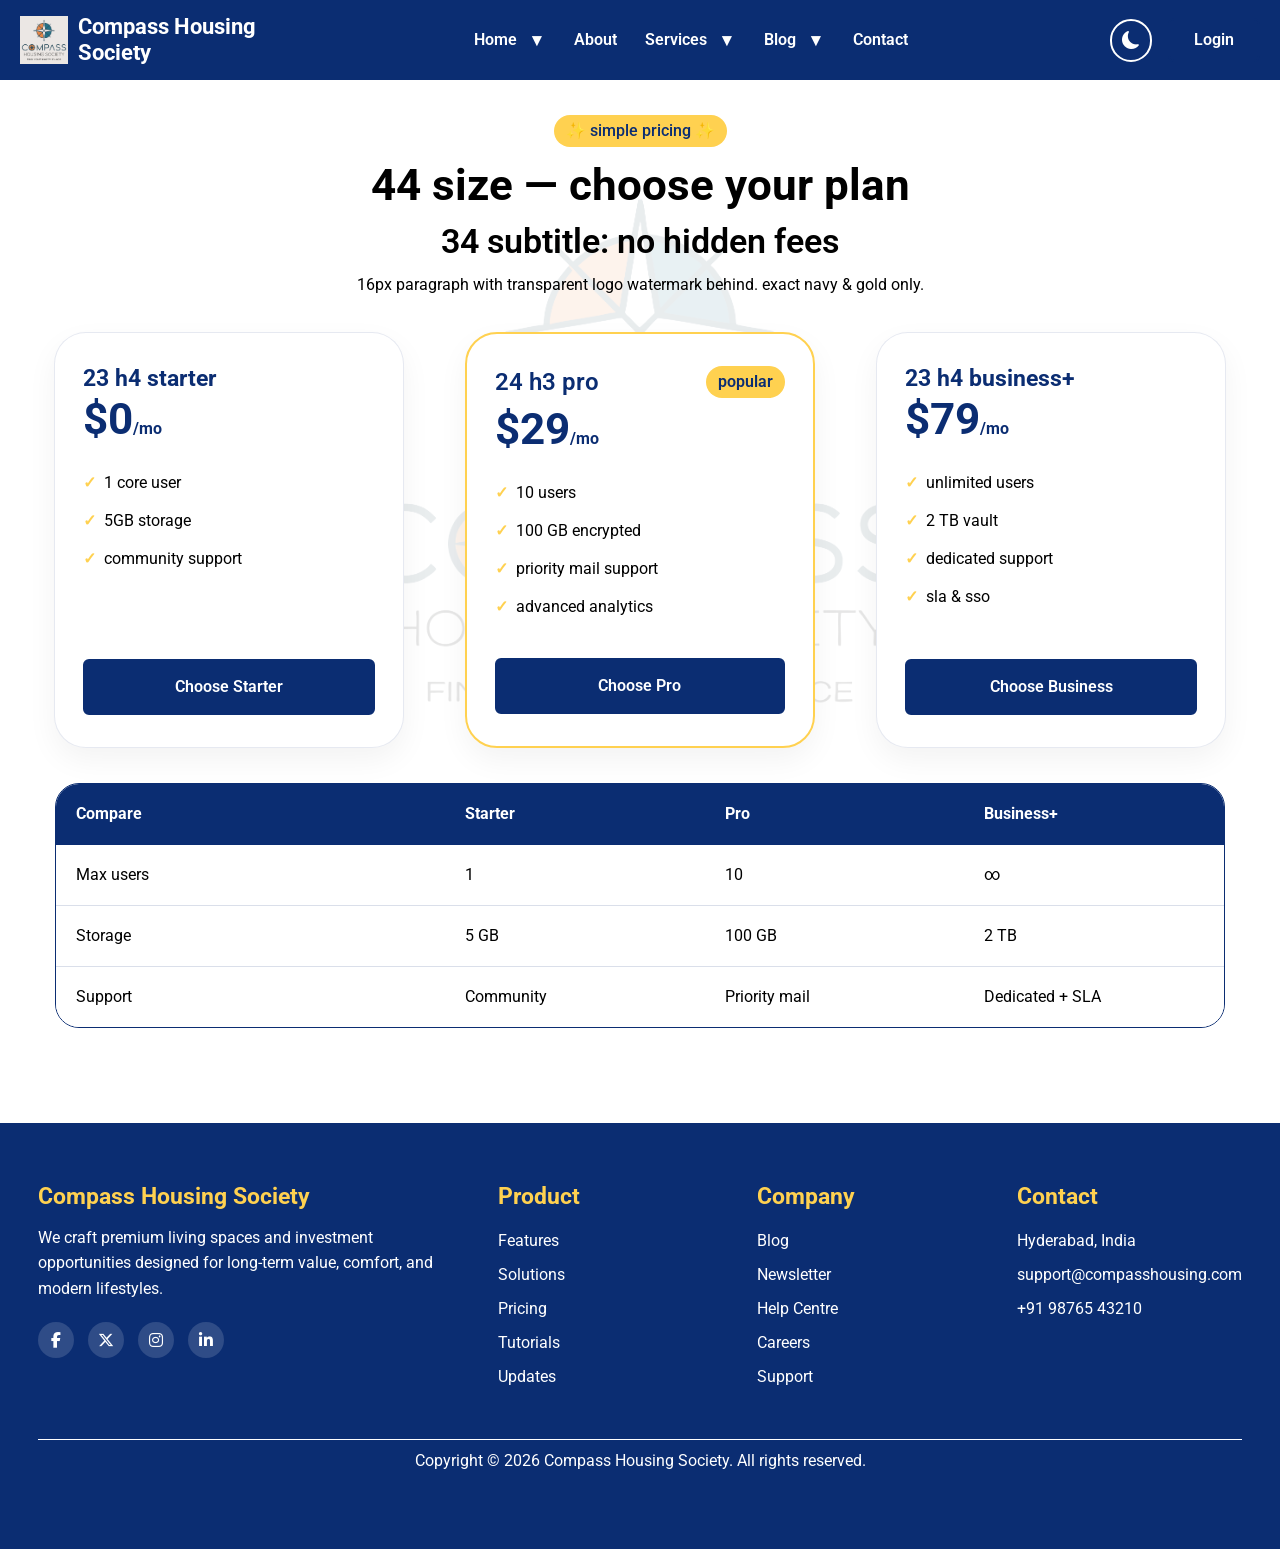
<file: pricing.html>
<!DOCTYPE html>
<html lang="en">

<head>
    <meta charset="UTF-8">
    <meta name="viewport" content="width=device-width, initial-scale=1.0, maximum-scale=5.0, user-scalable=yes">
    <title>Real Estate · Arock · pricing</title>

    <!-- Global & Bootstrap -->
    <link rel="stylesheet" href="globalstyles.css">
    <link href="https://cdn.jsdelivr.net/npm/bootstrap@5.3.3/dist/css/bootstrap.min.css" rel="stylesheet">
    <link href="https://cdn.jsdelivr.net/npm/bootstrap-icons@1.11.3/font/bootstrap-icons.css" rel="stylesheet">
    <link rel="stylesheet" href="https://cdnjs.cloudflare.com/ajax/libs/font-awesome/6.5.1/css/all.min.css">
    <link
        href="https://fonts.googleapis.com/css2?family=Open+Sans:wght@400;500;600;700&family=Roboto:wght@400;500;700&display=swap"
        rel="stylesheet">

    <style>
        * {
            margin: 0;
            padding: 0;
            box-sizing: border-box;
        }

        :root {
            --bg-main: #ffffff;
            --text-main: #000000;
            --primary: #0B2D72;
            --secondary: #FFD150;
            --white: #ffffff;
            --black: #000000;
            --vertical-gap: 35px;
            --section-pad: 70px 6%;
        }

        :root[data-theme="dark"] {
            --bg-main: #000000;
            --text-main: #ffffff;
            --re-bg: #000000;
            --re-text: #ffffff;
        }

        body {
            font-family: "Roboto", "Open Sans", Arial, sans-serif;
            background-color: var(--bg-main);
            color: var(--text-main);
            padding-top: 80px;
            transition: background 0.2s ease, color 0.2s;
            font-size: 16px;
            line-height: 1.5;
        }

        /* fixed watermark */
        body::before {
            content: "";
            position: fixed;
            inset: 0;
            margin: auto;
            background-image: url("images/transparent-logo-1.png");
            background-repeat: no-repeat;
            background-position: center;
            background-size: 600px auto;
            opacity: 0.10;
            pointer-events: none;
            z-index: -1;
        }

        :root[data-theme="dark"] body::before {
            background-image: url("images/transparent-logo-1.png");
            opacity: 0.12;
        }

        .pricing-section {
            display: flex;
            flex-direction: column;
            gap: 35px;
            width: 100%;
            /* max-width: 1200px; */
            /* margin: 0 auto; */
            padding: 35px;
        }

        /* TYPOGRAPHY */
        h1 {
            font-size: 44px;
            font-weight: 700;
            margin: 0 0 0.2em;
            line-height: 1.2;
        }

        h2 {
            font-size: 34px;
            font-weight: 600;
            margin: 0 0 0.2em;
            line-height: 1.2;
        }

        h3 {
            font-size: 24px;
            font-weight: 600;
            margin: 0;
        }

        h4 {
            font-size: 23px;
            font-weight: 700;
            margin: 0;
        }

        p,
        span,
        li,
        a,
        .btn,
        .badge,
        .grid-cell,
        .price-period {
            font-size: 16px !important;
            line-height: 1.5;
        }

        .price-tag {
            font-size: 44px;
            font-weight: 700;
            color: var(--primary);
            line-height: 1.2;
        }

        .price-tag .price-period {
            font-size: 16px;
        }

        /* CARDS */
        .plan-card {
            background: white;
            border-radius: 32px;
            padding: 32px 28px;
            width: 100%;
            max-width: 350px;
            box-shadow: 0 12px 30px rgba(0, 0, 0, 0.05);
            border: 1px solid rgba(11, 45, 114, 0.1);
            position: relative;
            z-index: 2;
            display: flex;
            flex-direction: column;
            height: 100%;
            margin: 0 auto;
        }

        .plan-card.popular {
            border: 2px solid #FFD150;
            background: #ffffff;
        }

        :root[data-theme="dark"] .plan-card {
            background: var(--black);
            border-color: var(--white);
        }

        :root[data-theme="dark"] .plan-card.popular {
            /* background: #1e1e30; */
            border-color: #FFD150;
        }

        :root[data-theme="dark"] .btn {
            background-color: var(--secondary);
            color: var(--black);
            border: none;
        }

        ul.feature-list {
            list-style: none;
            margin: 25px 0;
            padding: 0;
            flex-grow: 1;
        }

        ul.feature-list li {
            margin-bottom: 14px;
            display: flex;
            align-items: center;
            gap: 8px;
        }

        .check-icon {
            color: #FFD150;
            font-weight: 700;
        }

        .btn {
            background: #0B2D72;
            border: 2px solid #0B2D72;
            color: white;
            padding: 14px 26px;
            border-radius: 6px;
            font-weight: 600;
            font-size: 16px;
            transition: 0.2s;
            cursor: pointer;
            display: inline-block;
            text-decoration: none;
            text-align: center;
            width: 100%;
            margin-top: auto;
            outline: none !important;
            box-shadow: none !important;
             transition: background-color 0.4s ease, color 0.4s ease, transform 0.3s ease;
        }
        .btn:hover {
          background: #FFD150;
    color: #000000;
    transform: translateY(-2px);
        }




        .btn-primary {
            background-color: #0B2D72;
            color: white;
            border: 2px solid #0B2D72;
        }



        /* comparison grid - same width as cards section */
        .comparison-grid {
            display: flex;
            flex-direction: column;
            border-radius: 24px;
            overflow: hidden;
            border: 1px solid #0B2D72;
            /* background: white; */
            width: 100%;
            max-width: 1170px;
            margin: 0 auto;
        }

        :root[data-theme="dark"] .comparison-grid {
            background: var(--black);
            border-color: #FFD150;
        }

        .grid-row {
            display: grid;
            grid-template-columns: 1.5fr 1fr 1fr 1fr;
            background: white;
        }

        .grid-row.header-row {
            background-color: #0B2D72;
            color: white;
        }

        .grid-row.header-row .grid-cell {
            color: white;
        }

        .grid-cell {
            padding: 18px 20px;
            border-bottom: 1px solid rgba(11, 45, 114, 0.15);
            font-size: 16px;
            background: inherit;
        }

        .grid-row:last-child .grid-cell {
            border-bottom: none;
        }

        :root[data-theme="dark"] .grid-row {
            background: #1e1e2f;
        }

        :root[data-theme="dark"] .grid-cell {
            border-bottom-color: #33334e;
        }

        .badge {
            background-color: #FFD150;
            color: #0B2D72;
            padding: 4px 12px;
            border-radius: 40px;
            font-size: 16px;
            font-weight: 500;
            display: inline-block;
        }

        .text-center {
            text-align: center;
        }

        .popular-badge {
            background: #FFD150;
            color: #0B2D72;
            padding: 4px 12px;
            border-radius: 40px;
            font-size: 14px;
            font-weight: 600;
        }

        /* responsiveness */
        @media screen and (max-width: 900px) {
            .grid-row {
                grid-template-columns: 1.2fr 1fr 1fr 1fr;
            }
        }

        @media screen and (max-width: 700px) {

            .comparison-grid,
            .grid-row {
                display: block;
            }

            .grid-row {
                margin-bottom: 16px;
                border: 1px solid #0B2D72;
                border-radius: 16px;
                overflow: hidden;
            }

            .grid-cell {
                display: block;
                border-bottom: 1px dashed rgba(11, 45, 114, 0.2);
            }

            .grid-cell:last-child {
                border-bottom: none;
            }

            .plan-card {
                max-width: 100%;
            }
        }

        @media screen and (max-width: 420px) {
            .plan-card {
                padding: 24px 16px;
            }

            h1 {
                font-size: 44px;
            }
        }

        :root[data-theme="dark"] .footer-note h6,
        :root[data-theme="dark"] .footer-note span {
            color: #FFD150 !important;
        }

        :root[data-theme="dark"] .plan-card h4 {
            color: var(--white);
        }

        :root[data-theme="dark"] .plan-card h3 {
            color: var(--white);
        }

        :root[data-theme="dark"] .price-tag {
            color: var(--white);
        }

        .plan-card h3,
        .plan-card h4 {
            color: #0B2D72;
        }



        .badge {
            background: #FFD150;
            color: #0B2D72;
        }

        #site-header,
        #side-footer {
            background-color: var(--bg-main);
            color: var(--text-main);
        }
    </style>
</head>

<body data-theme="light">

    <!-- header placeholder - untouched -->
    <div id="site-header" class="fixed-top"></div>

    <!-- MAIN PRICING SECTION -->
    <div class="pricing-section">
        <!-- HEADER -->
        <div class="section-header text-center">
            <span class="badge" style="margin-bottom: 12px; display: inline-block;">✨ simple pricing ✨</span>
            <h1>44 size — choose your plan</h1>
            <h2 style="margin-top: 8px;">34 subtitle: no hidden fees</h2>
            <p style="max-width: 600px; margin: 12px auto 0;">16px paragraph with transparent logo watermark behind.
                exact navy & gold only.</p>
        </div>

        <!-- PRICING CARDS - 3 EQUAL CARDS WITH PROPER SPACING -->
        <div class="row g-4 justify-content-center">
            <!-- CARD 1: Starter -->
            <div class="col-12 col-md-6 col-lg-4 d-flex">
                <div class="plan-card">
                    <h4>23 h4 starter</h4>
                    <div class="price-tag">$0<span class="price-period">/mo</span></div>
                    <ul class="feature-list">
                        <li><span class="check-icon">✓</span> 1 core user</li>
                        <li><span class="check-icon">✓</span> 5GB storage</li>
                        <li><span class="check-icon">✓</span> community support</li>
                    </ul>
                    <a href="contact.html" class="btn">Choose Starter</a>
                </div>
            </div>

            <!-- CARD 2: Pro (Popular) -->
            <div class="col-12 col-md-6 col-lg-4 d-flex">
                <div class="plan-card popular">
                    <div
                        style="display: flex; justify-content: space-between; align-items: center; margin-bottom: 5px;">
                        <h3>24 h3 pro</h3>
                        <span class="popular-badge">popular</span>
                    </div>
                    <div class="price-tag">$29<span class="price-period">/mo</span></div>
                    <ul class="feature-list">
                        <li><span class="check-icon">✓</span> 10 users</li>
                        <li><span class="check-icon">✓</span> 100 GB encrypted</li>
                        <li><span class="check-icon">✓</span> priority mail support</li>
                        <li><span class="check-icon">✓</span> advanced analytics</li>
                    </ul>
                    <a href="contact.html" class="btn">Choose Pro</a>
                </div>
            </div>

            <!-- CARD 3: Business+ -->
            <div class="col-12 col-md-6 col-lg-4 d-flex">
                <div class="plan-card">
                    <h4>23 h4 business+</h4>
                    <div class="price-tag">$79<span class="price-period">/mo</span></div>
                    <ul class="feature-list">
                        <li><span class="check-icon">✓</span> unlimited users</li>
                        <li><span class="check-icon">✓</span> 2 TB vault</li>
                        <li><span class="check-icon">✓</span> dedicated support</li>
                        <li><span class="check-icon">✓</span> sla & sso</li>
                    </ul>
                    <a href="contact.html" class="btn">Choose Business</a>
                </div>
            </div>
        </div>

        <!-- COMPARISON TABLE - SAME WIDTH AS CARDS SECTION -->
        <div class="comparison-grid">
            <div class="grid-row header-row">
                <div class="grid-cell"><strong>Compare</strong></div>
                <div class="grid-cell"><strong>Starter</strong></div>
                <div class="grid-cell"><strong>Pro</strong></div>
                <div class="grid-cell"><strong>Business+</strong></div>
            </div>
            <div class="grid-row">
                <div class="grid-cell">Max users</div>
                <div class="grid-cell">1</div>
                <div class="grid-cell">10</div>
                <div class="grid-cell">∞</div>
            </div>
            <div class="grid-row">
                <div class="grid-cell">Storage</div>
                <div class="grid-cell">5 GB</div>
                <div class="grid-cell">100 GB</div>
                <div class="grid-cell">2 TB</div>
            </div>
            <div class="grid-row">
                <div class="grid-cell">Support</div>
                <div class="grid-cell">Community</div>
                <div class="grid-cell">Priority mail</div>
                <div class="grid-cell">Dedicated + SLA</div>
            </div>
        </div>
    </div>

    <!-- footer placeholder - untouched -->
    <div id="side-footer"></div>

    <!-- scripts - untouched -->
    <script src="footer.js"></script>
    <script src="https://cdn.jsdelivr.net/npm/bootstrap@5.3.3/dist/js/bootstrap.bundle.min.js"></script>
    <script src="header.js"></script>

    <!-- dark mode - untouched -->
    <script>
        (function () {
            const prefersDark = window.matchMedia('(prefers-color-scheme: dark)').matches;
            document.body.setAttribute('data-theme', prefersDark ? 'dark' : 'light');
            window.matchMedia('(prefers-color-scheme: dark)').addEventListener('change', e => {
                document.body.setAttribute('data-theme', e.matches ? 'dark' : 'light');
            });
        })();
    </script>
</body>

</html>
</file>
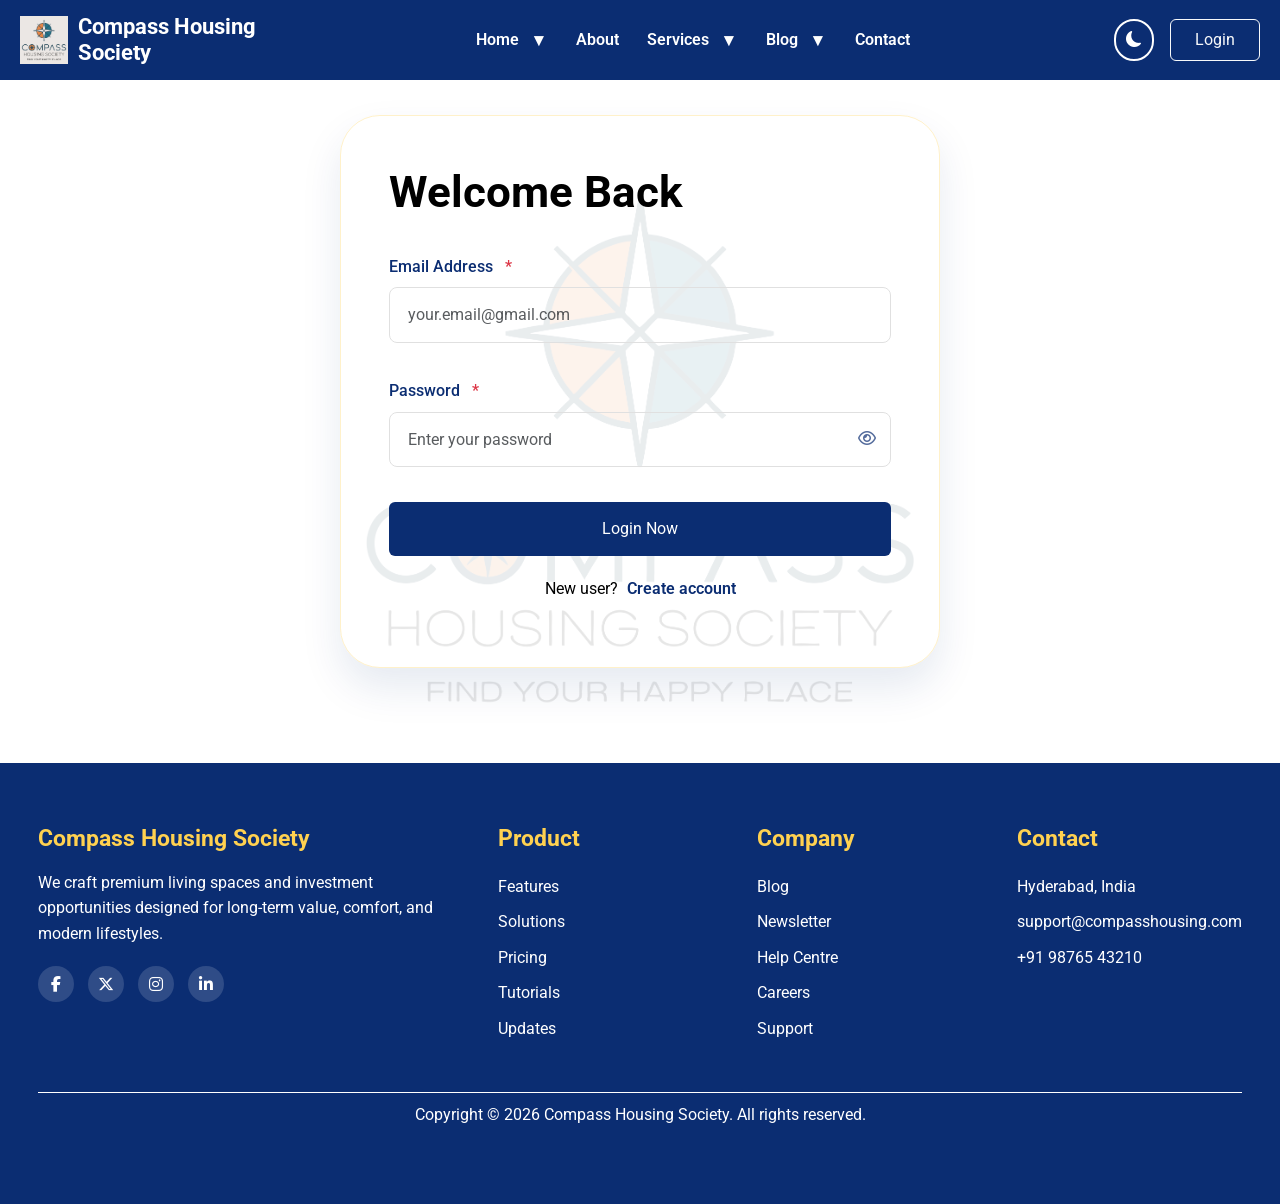
<file: register.html>
<!DOCTYPE html>
<html lang="en">

<head>
    <meta charset="UTF-8">
    <meta name="viewport" content="width=device-width, initial-scale=1.0, maximum-scale=5.0, user-scalable=yes">
    <title>Real Estate · Arock</title>

    <!-- Global & Bootstrap -->
    <link rel="stylesheet" href="globalstyles.css">
    <link href="https://cdn.jsdelivr.net/npm/bootstrap@5.3.3/dist/css/bootstrap.min.css" rel="stylesheet">
    <link href="https://cdn.jsdelivr.net/npm/bootstrap-icons@1.11.3/font/bootstrap-icons.css" rel="stylesheet">
    <link rel="stylesheet" href="https://cdnjs.cloudflare.com/ajax/libs/font-awesome/6.5.1/css/all.min.css">
    <link
        href="https://fonts.googleapis.com/css2?family=Open+Sans:wght@400;500;600;700&family=Roboto:wght@400;500;700&display=swap"
        rel="stylesheet">

    <style>
        /* ===== RESET & VARIABLES ===== */
        :root {
            --primary: #0B2D72;
            --secondary: #FFD150;
            --white: #ffffff;
            --black: #000000;
            --bg-light: #ffffff;
            --text-light: #000000;
            --bg-dark: #121212;
            --text-dark: #ffffff;
            --error: #dc3545;
            --success: #28a745;
            --vertical-gap: 35px;
            --border-radius: 20px;
            --transition: all 0.3s ease;
        }

        /* ===== TYPOGRAPHY - FIXED SIZES ===== */
        h1 {
            font-size: 44px !important;
            font-weight: 700;
            line-height: 1.2;
            margin-bottom: 8px;
        }

        h2 {
            font-size: 34px !important;
            font-weight: 600;
            line-height: 1.3;
            margin-bottom: 8px;
        }

        h3 {
            font-size: 24px !important;
            font-weight: 600;
            line-height: 1.4;
            margin-bottom: 8px;
        }

        h4 {
            font-size: 23px !important;
            font-weight:700;
            line-height: 1.4;
            margin-bottom: 8px;
        }

        h5,
        h6 {
            font-size: 18px !important;
            font-weight: 500;
            line-height: 1.5;
            margin-bottom: 8px;
        }

        p,
        span,
        li,
        a,
        label,
        input,
        button,
        .form-control,
        .error-message,
        .auth-subtitle,
        .auth-toggle-text,
        .password-strength,
        .success-content p {
            font-size: 16px !important;
            line-height: 1.6;
        }

        /* ===== BODY STYLES ===== */
        body {
            font-family: "Roboto", "Open Sans", Arial, sans-serif;
            background-color: var(--bg-light);
            color: var(--text-light);
            transition: var(--transition);
            min-height: 100vh;
            display: flex;
            flex-direction: column;
            padding-top: 80px;
        }

        /* ===== DARK MODE ===== */
        body.dark-mode {
            background-color: var(--bg-dark);
            color: var(--text-dark);
        }

        .dark-mode h1,
        .dark-mode h2,
        .dark-mode h3,
        .dark-mode h4,
        .dark-mode h5,
        .dark-mode h6,
        .dark-mode p,
        .dark-mode span,
        .dark-mode label {
            color: var(--text-dark);
        }
        .dark-mode .auth-card {
               background: transparent;
        }

        /* ===== WATERMARK LOGO ===== */
        body::before {
            content: "";
            position: fixed;
            inset: 0;
            margin: auto;
            background-image: url("images/transparent-logo-1.png");
            background-repeat: no-repeat;
            background-position: center;
            background-size: 600px auto;
            opacity: 0.1;
            pointer-events: none;
            z-index: -1;
        }

        .dark-mode body::before {
            background-image: url("images/transparent-logo-1.png");
            opacity: 0.15;
        }

        /* ===== AUTH MAIN CONTAINER ===== */
        .auth-main {
            flex: 1;
            padding: var(--vertical-gap) 0;
            display: flex;
            align-items: center;
        }

        .container {
            max-width: 1400px;
            margin: 0 auto;
            padding: 0 20px;
        }

        /* ===== AUTH CARD - MODIFIED: REMOVED IMAGE COLUMN, CENTERED FORM ===== */
        .auth-card {
            /* background: var(--white); */
            border-radius: 40px;
            overflow: hidden;
            box-shadow: 0 20px 40px rgba(11, 45, 114, 0.1);
            border: 1px solid rgba(255, 209, 80, 0.3);
            transition: var(--transition);
            max-width: 600px;
            margin: 0 auto;
            width: 100%;
        }

        .dark-mode .auth-card {
            background: #1e1e1e;
            box-shadow: 0 20px 40px rgba(0, 0, 0, 0.3);
        }

        /* ===== FORM COLUMN - NOW FULL WIDTH ===== */
        .auth-form-col {
            padding: 50px 48px !important;
            position: relative;
            width: 100%;
        }

        .watermark-logo {
            position: absolute;
            top: 20px;
            right: 20px;
            width: 80px;
            height: 80px;
            background: transparent;
            border: 3px double var(--secondary);
            border-radius: 50%;
            display: flex;
            align-items: center;
            justify-content: center;
            font-size: 24px;
            font-weight: 900;
            color: var(--primary);
            transform: rotate(8deg);
            opacity: 0.2;
            pointer-events: none;
            z-index: 1;
        }

        .dark-mode .watermark-logo {
            color: var(--secondary);
            border-color: var(--primary);
            opacity: 0.3;
        }

        /* ===== AUTH SECTIONS ===== */
        .auth-section {
            animation: fadeIn 0.5s ease;
        }

        @keyframes fadeIn {
            from {
                opacity: 0;
                transform: translateY(20px);
            }

            to {
                opacity: 1;
                transform: translateY(0);
            }
        }

        .auth-subtitle {
            color: var(--primary);
            margin-bottom: var(--vertical-gap) !important;
            opacity: 0.8;
        }

        .dark-mode .auth-subtitle {
            color: var(--secondary);
        }

        /* ===== FORM STYLES ===== */
        .auth-form {
            margin-top: var(--vertical-gap);
        }

        .form-group {
            margin-bottom: var(--vertical-gap) !important;
            position: relative;
        }

        .form-label {
            display: flex;
            align-items: center;
            gap: 8px;
            font-weight: 500;
            color: var(--primary);
            margin-bottom: 8px;
        }

        .dark-mode .form-label {
            color: var(--secondary);
        }

        .form-label i {
            color: var(--secondary);
            font-size: 18px;
        }

        .form-control {
            width: 100%;
            padding: 14px 18px;
            border: 1px solid #e0e0e0;
            border-radius: 8px;
               background: transparent;
            color: var(--text-light);
            transition: var(--transition);
        }

        .dark-mode .form-control {
            background: #2a2a2a;
            border-color: #444;
            color: var(--text-dark);
        }
       
        .form-control:focus {
            border: 1px solid #e0e0e0 !important;
            box-shadow: none !important;

        }

        .form-control.is-invalid {
            border-color: var(--error);
        }



        /* ===== PASSWORD WRAPPER ===== */
        .password-wrapper {
            position: relative;
        }

        .password-wrapper .form-control {
            padding-right: 50px;
        }

        .eye-btn {
            position: absolute;
            right: 15px;
            top: 50%;
            transform: translateY(-50%);
            background: none;
            border: none;
            color: var(--primary);
            cursor: pointer;
            padding: 0;
            font-size: 20px;
            opacity: 0.7;
            transition: var(--transition);
        }

        .eye-btn:hover {
           position: absolute;
            right: 15px;
            top: 50%;
            transform: translateY(-50%);
            background: none;
            border: none;
            color: var(--primary);
            cursor: pointer;
            padding: 0;
            font-size: 20px;
            opacity: 0.7;
            transition: var(--transition);
        }

        .dark-mode .eye-btn {
            color: var(--secondary);
        }

        .dark-mode .eye-btn:hover {
            color: #FFA500 !important;
            /* Orange color on hover in dark mode */
        }

        /* ===== ERROR MESSAGES WITH ICON ===== */
        .error-message {
            color: var(--error);
            margin-top: 6px;
            min-height: 22px;
            display: none;
            align-items: center;
            gap: 5px;
        }

        .error-message.show {
            display: flex;
        }

        .error-message i {
            color: var(--error);
            font-size: 14px;
        }

        /* ===== SUCCESS TICK ICON - REMOVED ===== */
        /* Removed the success tick marks as requested */

        /* ===== PASSWORD STRENGTH ===== */
        .password-strength {
            margin-top: 8px;
            min-height: 22px;
        }

        .strength-weak {
            color: var(--error);
        }

        .strength-medium {
            color: #ffc107;
        }

        .strength-strong {
            color: var(--success);
        }

        /* ===== PRIMARY BUTTON ===== */
        .btn-primary {
            display: inline-block;
            font-size: 16px;
            padding: 14px 26px;
            background: #0B2D72;
            color: #ffffff;
            text-decoration: none;
            border-radius: 6px;
            border: none;
            width: 100%;
            transition: background-color 0.4s ease, color 0.4s ease, transform 0.3s ease;
        }

        .btn-primary:hover {
            background: #FFD150;
    color: #000000;
    transform: translateY(-2px);
        }

        .dark-mode .btn-primary {
            background: linear-gradient(135deg, var(--secondary), #e5bc3b);
            color: var(--primary);
        }

        .dark-mode .btn-primary:hover {
            background: linear-gradient(135deg, #e5bc3b, var(--secondary));
            box-shadow: 0 10px 20px rgba(255, 209, 80, 0.3);
        }

        /* ===== AUTH TOGGLE TEXT ===== */
        .auth-toggle-text {
            text-align: center;
            margin-top: 20px;
        }

        input[type="password"]::-ms-reveal,
        input[type="password"]::-ms-clear {
            display: none !important;
        }

        .auth-toggle-text a {
            color: var(--primary);
            font-weight: 600;
            text-decoration: none;
            /* border-bottom: 2px solid var(--secondary); */
            padding-bottom: 2px;
            margin-left: 5px;
        }

        .auth-toggle-text a:hover {
            border-bottom-color: var(--primary);
        }

        .dark-mode .auth-toggle-text a {
            color: var(--secondary);
            border-bottom-color: var(--primary);
        }

        /* ===== SUCCESS MODAL ===== */
        .modal-content {
            background: var(--white);
            border-radius: 30px;
            border: 2px solid var(--secondary);
        }

        .dark-mode .modal-content {
            background: #1e1e1e;
        }

        .modal-body {
            padding: 40px;
        }

        .success-content {
            text-align: center;
        }

        .success-content i {
            font-size: 64px;
            color: var(--success);
            margin-bottom: 20px;
        }

        .success-content p {
            color: var(--primary);
            font-weight: 500;
        }

        .dark-mode .success-content p {
            color: var(--secondary);
        }

        /* ===== RESPONSIVE BREAKPOINTS ===== */
        /* Desktop */
        @media screen and (max-width: 1920px) {
            .container {
                max-width: 1600px;
            }
        }

        @media screen and (max-width: 1536px) {
            .container {
                max-width: 1400px;
            }
        }

        @media screen and (max-width: 1366px) {
            .container {
                max-width: 1200px;
            }
        }

        @media screen and (max-width: 1280px) {
            .container {
                max-width: 1140px;
            }
        }

        /* Tablet */
        @media screen and (max-width: 1024px) {
            .auth-form-col {
                padding: 40px 30px !important;
            }

            h1 {
                font-size: 40px !important;
            }
        }

        @media screen and (max-width: 820px) {
            .auth-card {
                border-radius: 30px;
            }

            .auth-form-col {
                padding: 35px 25px !important;
            }
        }

        @media screen and (max-width: 800px) {
            .auth-form-col {
                padding: 30px 20px !important;
            }
        }

        @media screen and (max-width: 768px) {
            .auth-main {
                padding: 20px 0;
            }

            .auth-card {
                border-radius: 25px;
            }

            h1 {
                font-size: 36px !important;
            }

            .watermark-logo {
                width: 60px;
                height: 60px;
                font-size: 18px;
            }
        }

        /* Mobile */
        @media screen and (max-width: 412px) {
            .auth-form-col {
                padding: 25px 15px !important;
            }

            .form-group {
                margin-bottom: 25px !important;
            }

            .btn-primary {
                padding: 14px 28px;
            }
        }

        @media screen and (max-width: 393px) {
            h1 {
                font-size: 32px !important;
            }

            .auth-subtitle {
                margin-bottom: 25px !important;
            }
        }

        @media screen and (max-width: 390px) {
            .auth-form-col {
                padding: 20px 12px !important;
            }
        }

        @media screen and (max-width: 360px) {
            h1 {
                font-size: 30px !important;
            }

            .form-label {
                font-size: 15px !important;
            }

            .btn-primary {
                padding: 12px 24px;
            }
        }

        /* ===== REMOVE VALIDATION ICONS ONLY ===== */
        .form-control.is-invalid,
        .form-control.is-valid,
        .was-validated .form-control:invalid,
        .was-validated .form-control:valid,
        .form-control:invalid,
        .form-control:valid {
            background-image: none !important;
            /* Removes the icon */
            padding-right: 18px !important;
            /* Resets the padding Bootstrap adds for the icon */
        }

        /* Keep your custom red border but remove Bootstrap's icon */
        .form-control.is-invalid {
            border-color: var(--error);
            background-image: none !important;
        }

        .required-star {
            color: #dc3545;
            margin-left: 4px;
            font-size: 18px;
        }
        [data-theme="dark"] .form-label{
            color: white;
        }
        [data-theme="dark"] .btn-primary {
           background-color: #e5bc3b;
           color: black;
        }
        [data-theme="dark"] .auth-toggle-text a {
          color: white;
        }
 
[data-theme="dark"] .form-control {
    background: transparent !important;
    border: 1px solid #444 !important;
    color: #ffffff !important;
}
[data-theme="dark"] .eye-btn {
 color: #e5bc3b;
}

[data-theme="dark"] .form-control::placeholder {
    color: #aaaaaa !important;
    font-weight: 400;
}

[data-theme="dark"] .form-control:focus,
[data-theme="dark"] .form-control:active {
    background: transparent !important;
    border: 1px solid #444 !important;  /* Keeps the same border */
    outline: none !important;
    box-shadow: none !important;
}
      
    </style>
</head>

<body data-theme="light">

    <div id="site-header" class="fixed-top"></div>
    <main class="auth-main">
        <div class="container">
            <!-- MODIFICATION: Image column removed, card centered and full width on small -->
            <div class="auth-card">
                <!-- Only Form Column (full width) -->
                <div class="auth-form-col">
                    <!-- Watermark Logo -->

                    <!-- Login Section -->
                    <section id="loginSection" class="auth-section">
                        <h1>Welcome Back</h1>

                        <form id="loginForm" class="auth-form" novalidate>
                            <div class="form-group">
                                <label for="loginEmail" class="form-label">
                                    Email Address <span class="required-star">*</span>
                                </label>
                                <input type="email" id="loginEmail" class="form-control"
                                    placeholder="your.email@gmail.com">
                                <div class="error-message" id="loginEmailError"></div>
                            </div>

                            <div class="form-group">
                                <label for="loginPassword" class="form-label">
                                    Password <span class="required-star">*</span>
                                </label>
                                <div class="password-wrapper">
                                    <input type="password" id="loginPassword" class="form-control"
                                        placeholder="Enter your password">
                                    <button type="button" class="eye-btn"
                                        onclick="togglePassword('loginPassword', this)">
                                        <i class="fa-regular fa-eye"></i>
                                    </button>
                                </div>
                                <div class="error-message" id="loginPasswordError"></div>
                            </div>

                            <button type="submit" class="btn-primary">Login Now</button>

                            <p class="auth-toggle-text">
                                New user?
                                <a href="#" onclick="showRegister(); return false;">Create account</a>
                            </p>
                        </form>
                    </section>

                    <!-- Register Section -->
                    <section id="registerSection" class="auth-section" style="display: none;">
                        <h1>Create Account</h1>
                        <p class="auth-subtitle">Join our community today</p>

                        <form id="registerForm" class="auth-form" novalidate>
                            <div class="form-group">
                                <label for="fullname" class="form-label">
                                    Full Name<span class="required-star">*</span>
                                </label>
                                <input type="text" id="fullname" class="form-control" placeholder="John Smith">
                                <div class="error-message" id="nameError"></div>
                            </div>

                            <div class="form-group">
                                <label for="regEmail" class="form-label">
                                    Email Address <span class="required-star">*</span>
                                </label>
                                <input type="email" id="regEmail" class="form-control"
                                    placeholder="your.email@gmail.com">
                                <div class="error-message" id="regEmailError"></div>
                            </div>

                            <div class="form-group">
                                <label for="phone" class="form-label">
                                    Phone Number <span class="required-star">*</span>
                                </label>
                                <input type="tel" id="phone" class="form-control" placeholder="6123456789"
                                    maxlength="10">
                                <div class="error-message" id="phoneError"></div>
                            </div>

                            <div class="form-group">
                                <label for="regPassword" class="form-label">
                                    Password <span class="required-star">*</span>
                                </label>
                                <div class="password-wrapper">
                                    <input type="password" id="regPassword" class="form-control"
                                        placeholder="Create strong password">
                                    <button type="button" class="eye-btn" onclick="togglePassword('regPassword', this)">
                                        <i class="fa-regular fa-eye"></i>
                                    </button>
                                </div>
                                <div class="error-message" id="regPasswordError"></div>
                                <div class="password-strength" id="passwordStrength"></div>
                            </div>

                            <div class="form-group">
                                <label for="confirmPassword" class="form-label">
                                    Confirm Password <span class="required-star">*</span>
                                </label>
                                <div class="password-wrapper">
                                    <input type="password" id="confirmPassword" class="form-control"
                                        placeholder="Re-enter password">
                                    <button type="button" class="eye-btn"
                                        onclick="togglePassword('confirmPassword', this)">
                                        <i class="fa-regular fa-eye"></i>
                                    </button>
                                </div>
                                <div class="error-message" id="confirmError"></div>
                            </div>

                            <button type="submit" class="btn-primary">Register Now</button>

                            <p class="auth-toggle-text">
                                Already have an account?
                                <a href="#" onclick="showLogin(); return false;">Login here</a>
                            </p>
                        </form>
                    </section>
                </div>
            </div>
        </div>
    </main>

    <!-- Success Modal -->
    <div class="modal fade" id="successModal" tabindex="-1" aria-hidden="true">
        <div class="modal-dialog modal-dialog-centered">
            <div class="modal-content">
                <div class="modal-body">
                    <div class="success-content">
                        <i class="fa-solid fa-circle-check"></i>
                        <p id="successMessage">Operation completed successfully!</p>
                    </div>
                </div>
            </div>
        </div>
    </div>


    <div id="side-footer"></div>
    <script src="footer.js"></script>
    <script src="https://cdn.jsdelivr.net/npm/bootstrap@5.3.3/dist/js/bootstrap.bundle.min.js"></script>
    <script src="header.js"></script>

    <script>
        // ===== DARK MODE TOGGLE =====
        function initDarkMode() {
            const body = document.body;
            const darkModeToggle = document.getElementById('darkModeToggle');
            const darkModeToggleDesktop = document.getElementById('darkModeToggleDesktop');

            // Check localStorage
            if (localStorage.getItem('darkMode') === 'enabled') {
                body.classList.add('dark-mode');
            }

            function toggleDarkMode() {
                body.classList.toggle('dark-mode');
                if (body.classList.contains('dark-mode')) {
                    localStorage.setItem('darkMode', 'enabled');
                } else {
                    localStorage.setItem('darkMode', 'disabled');
                }
            }

            if (darkModeToggle) darkModeToggle.addEventListener('click', toggleDarkMode);
            if (darkModeToggleDesktop) darkModeToggleDesktop.addEventListener('click', toggleDarkMode);
        }

        // ===== PASSWORD TOGGLE =====
        window.togglePassword = function (inputId, button) {
            const input = document.getElementById(inputId);
            const icon = button.querySelector('i');

            if (input.type === 'password') {
                input.type = 'text';
                icon.classList.remove('fa-eye');
                icon.classList.add('fa-eye-slash');
            } else {
                input.type = 'password';
                icon.classList.remove('fa-eye-slash');
                icon.classList.add('fa-eye');
            }
        };

        // ===== SHOW/HIDE SECTIONS =====
        window.showRegister = function () {
            document.getElementById('loginSection').style.display = 'none';
            document.getElementById('registerSection').style.display = 'block';
            clearAllErrors();
        };

        window.showLogin = function () {
            document.getElementById('registerSection').style.display = 'none';
            document.getElementById('loginSection').style.display = 'block';
            clearAllErrors();
        };

        // ===== CLEAR ERRORS =====
        function clearAllErrors() {
            document.querySelectorAll('.error-message').forEach(el => {
                el.innerHTML = ''; // Clear content including icons
                el.classList.remove('show');
            });
            document.querySelectorAll('.form-control').forEach(el => {
                el.classList.remove('is-invalid', 'is-valid');
            });
            const strengthEl = document.getElementById('passwordStrength');
            if (strengthEl) {
                strengthEl.textContent = '';
                strengthEl.className = 'password-strength';
            }
        }

        // ===== VALIDATION FUNCTIONS =====
        function validateName(name) {
            if (!name || name.trim() === '') return false;
            // MODIFICATION: disallow empty spaces only, must contain at least one letter, no multiple spaces
            if (/^\s*$/.test(name)) return false; // rejects only spaces
            if (/\s{2,}/.test(name)) return false; // no multiple consecutive spaces
            if (/\s$|^\s/.test(name)) return false; // no leading/trailing spaces (trim issue)
            if (/[0-9]/.test(name)) return false;
            // must have at least two letters and only letters/spaces
            return /^[A-Za-z]+(?:\s[A-Za-z]+)*$/.test(name) && name.trim().length >= 2;
        }

        function validateEmail(email) {
            if (!email || email.trim() === '') return false;
            if (/\s/.test(email)) return false;
            if (email !== email.trim()) return false;
            return /^[a-zA-Z0-9._%+-]+@[a-zA-Z-]{2,}\.(com|in|org|net)$/i.test(email);
        }

        function validatePhone(phone) {
            if (!phone || phone.trim() === '') return false;
            if (/\s/.test(phone)) return false;
            // MODIFICATION: must start with 6-9, exactly 10 digits
            return /^[6-9]\d{9}$/.test(phone);
        }

        function validatePassword(password) {
            if (!password) return false;
            if (/\s/.test(password)) return false;
            return /^(?=.*[a-z])(?=.*[A-Z])(?=.*\d)(?=.*[@$!%*?&])[A-Za-z\d@$!%*?&]{8,}$/.test(password);
        }

        function checkPasswordStrength(password) {
            if (!password) return '';
            if (password.length < 8) return 'weak';
            let score = 0;
            if (/[a-z]/.test(password)) score++;
            if (/[A-Z]/.test(password)) score++;
            if (/\d/.test(password)) score++;
            if (/[@$!%*?&]/.test(password)) score++;

            if (score === 4) return 'strong';
            if (score === 3) return 'medium';
            return 'weak';
        }

        // ===== SHOW ERROR WITH ICON =====
        function showError(elementId, message) {
            const errorEl = document.getElementById(elementId);
            const inputId = elementId.replace('Error', '');
            const inputEl = document.getElementById(inputId);

            if (errorEl) {
                errorEl.innerHTML = `<i class="fa-solid fa-circle-exclamation"></i> ${message}`;
                errorEl.classList.add('show');
            }
            if (inputEl) {
                inputEl.classList.add('is-invalid');
                inputEl.classList.remove('is-valid');
            }
        }

        // ===== SHOW SUCCESS - REMOVED TICK MARKS =====
        function showSuccess(inputId) {
            const errorId = inputId + 'Error';
            const errorEl = document.getElementById(errorId);
            const inputEl = document.getElementById(inputId);

            if (errorEl) {
                errorEl.classList.remove('show');
                errorEl.innerHTML = ''; // Clear any error message
            }
            if (inputEl) {
                inputEl.classList.remove('is-invalid');
                // Removed the is-valid class to hide green border and tick
                inputEl.classList.remove('is-valid');
            }
        }

        // ===== SHOW MODAL =====
        function showSuccessModal(message) {
            const modalEl = document.getElementById('successModal');
            const messageEl = document.getElementById('successMessage');

            if (messageEl) {
                messageEl.textContent = message;
            }

            const modal = new bootstrap.Modal(modalEl);
            modal.show();

            setTimeout(() => {
                modal.hide();
            }, 3000);
        }

        // ===== REGISTER FUNCTION =====
        window.register = function () {
            clearAllErrors();

            const name = document.getElementById('fullname').value;
            const email = document.getElementById('regEmail').value;
            const phone = document.getElementById('phone').value;
            const password = document.getElementById('regPassword').value;
            const confirm = document.getElementById('confirmPassword').value;

            let isValid = true;

            // Validate Name
            if (!validateName(name)) {
                showError('nameError', 'Name must contain only letters and single spaces (min 2 chars, no leading/trailing/multiple spaces)');
                isValid = false;
            } else {
                showSuccess('fullname');
            }

            // Validate Email
            if (!validateEmail(email)) {
                showError('regEmailError', 'Only @gmail.com addresses allowed (no spaces)');
                isValid = false;
            } else {
                showSuccess('regEmail');
            }

            // Validate Phone
            if (!validatePhone(phone)) {
                showError('phoneError', 'Enter 10 digits starting with 6-9 (no spaces/zeros at start)');
                isValid = false;
            } else {
                showSuccess('phone');
            }

            // Validate Password
            if (!validatePassword(password)) {
                showError('regPasswordError', 'Password must be 8+ chars with uppercase, lowercase, number & special character');
                isValid = false;
            } else {
                showSuccess('regPassword');
            }

            // Validate Confirm Password (only if password is valid or if confirm field is touched)
            // CHANGE: Show confirm error only if there is an actual mismatch or empty when password is set
            if (password !== confirm) {
                showError('confirmError', 'Passwords do not match');
                isValid = false;
            } else if (confirm && validatePassword(confirm)) {
                showSuccess('confirmPassword');
            }

            if (isValid) {
                showSuccessModal('Registration successful! You can now login.');

                // Clear form
                document.getElementById('fullname').value = '';
                document.getElementById('regEmail').value = '';
                document.getElementById('phone').value = '';
                document.getElementById('regPassword').value = '';
                document.getElementById('confirmPassword').value = '';

                document.querySelectorAll('#registerSection .form-control').forEach(el => {
                    el.classList.remove('is-valid');
                });

                // Switch to login after 2 seconds
                setTimeout(() => {
                    showLogin();
                }, 2000);
            }
        };

        // ===== LOGIN FUNCTION =====
        window.login = function () {
            clearAllErrors();

            const email = document.getElementById('loginEmail').value;
            const password = document.getElementById('loginPassword').value;

            let isValid = true;

            if (!validateEmail(email)) {
                showError('loginEmailError', 'Only @gmail.com addresses allowed (no spaces)');
                isValid = false;
            } else {
                showSuccess('loginEmail');
            }

            if (!validatePassword(password)) {
                showError('loginPasswordError', 'Invalid password format');
                isValid = false;
            } else {
                showSuccess('loginPassword');
            }

            if (isValid) {
                showSuccessModal('Login successful! Welcome back.');

                // Clear form
                document.getElementById('loginEmail').value = '';
                document.getElementById('loginPassword').value = '';

                document.querySelectorAll('#loginSection .form-control').forEach(el => {
                    el.classList.remove('is-valid');
                });
            }
        };

        // ===== REAL-TIME VALIDATION =====
        document.addEventListener('DOMContentLoaded', function () {
            initDarkMode();

            // Name validation — MODIFIED: hide error immediately upon any input
            const nameInput = document.getElementById('fullname');
            if (nameInput) {
                nameInput.addEventListener('input', function (e) {
                    // MODIFICATION: block spacebar from creating empty/only spaces, but allow single spaces between words
                    let value = e.target.value;
                    // Replace multiple spaces with single space, trim later
                    value = value.replace(/[0-9]/g, ''); // no digits
                    e.target.value = value;

                    // Immediately hide name error if typing (even if not valid yet)
                    const errorEl = document.getElementById('nameError');
                    if (errorEl && errorEl.classList.contains('show')) {
                        // Only hide if user is actively fixing — we clear the red border and error
                        errorEl.classList.remove('show');
                        errorEl.innerHTML = '';
                        document.getElementById('fullname').classList.remove('is-invalid');
                    }

                    if (validateName(e.target.value)) {
                        showSuccess('fullname');
                    }
                });
                // MODIFICATION: block spacebar at very beginning or if would create double space
                nameInput.addEventListener('keydown', function (e) {
                    if (e.key === ' ') {
                        const cursorPos = e.target.selectionStart;
                        const currentVal = e.target.value;
                        // Prevent space if it's the first character or would create double space
                        if (cursorPos === 0 || (currentVal[cursorPos - 1] === ' ')) {
                            e.preventDefault();
                        }
                    }
                });
            }

            // Email validation - Register
            const regEmail = document.getElementById('regEmail');
            if (regEmail) {
                regEmail.addEventListener('input', function (e) {
                    e.target.value = e.target.value.replace(/\s/g, '');
                    if (validateEmail(e.target.value)) {
                        showSuccess('regEmail');
                    }
                });
                regEmail.addEventListener('keydown', function (e) {
                    if (e.key === ' ') e.preventDefault();
                });
            }

            // Phone validation - MODIFIED to block 0-5 at start
            const phoneInput = document.getElementById('phone');
            if (phoneInput) {
                phoneInput.addEventListener('input', function (e) {
                    let value = e.target.value.replace(/\D/g, ''); // Keep only digits

                    // BLOCK if first digit is 0-5 by preventing input
                    if (value.length > 0) {
                        const firstDigit = value.charAt(0);
                        if (/[0-5]/.test(firstDigit)) {
                            // If first digit is invalid, remove it
                            value = value.substring(1);
                        }
                    }

                    e.target.value = value;

                    if (validatePhone(e.target.value)) {
                        showSuccess('phone');
                    }
                });

                phoneInput.addEventListener('keydown', function (e) {
                    if (e.key === ' ') e.preventDefault();

                    // Also block keypress if it would make first digit 0-5
                    if (e.key.length === 1 && /[0-9]/.test(e.key)) {
                        const currentVal = e.target.value;
                        // If this is the first character and key is 0-5, block it
                        if (currentVal.length === 0 && /[0-5]/.test(e.key)) {
                            e.preventDefault();
                        }
                    }
                });
            }

            // Password validation
            const passwordInput = document.getElementById('regPassword');
            if (passwordInput) {
                passwordInput.addEventListener('input', function (e) {
                    const password = e.target.value;
                    const strength = checkPasswordStrength(password);
                    const strengthEl = document.getElementById('passwordStrength');

                    if (strength) {
                        strengthEl.textContent = 'Password strength: ' + strength.charAt(0).toUpperCase() + strength.slice(1);
                        strengthEl.className = 'password-strength strength-' + strength;
                    } else {
                        strengthEl.textContent = '';
                        strengthEl.className = 'password-strength';
                    }

                    if (validatePassword(password)) {
                        showSuccess('regPassword');
                    }
                });
                passwordInput.addEventListener('keydown', function (e) {
                    if (e.key === ' ') e.preventDefault();
                });
            }

            // Confirm password — MODIFIED: do NOT show error on input; only on submit or if already shown?
            // Keep it simple: show error only when there's a mismatch AND the field is not empty, but hide on match without submit?
            // We'll make it show success if they match, but not auto-show error until submit.
            const confirmInput = document.getElementById('confirmPassword');
            if (confirmInput) {
                confirmInput.addEventListener('input', function () {
                    const password = document.getElementById('regPassword').value;
                    const confirm = confirmInput.value;

                    // If they match and confirm is not empty, clear any error
                    if (password === confirm && confirm.length > 0) {
                        showSuccess('confirmPassword'); // this clears error & red border
                    } else {
                        // Do NOT show error automatically; just remove success visuals if any
                        const errorEl = document.getElementById('confirmError');
                        if (errorEl && errorEl.classList.contains('show')) {
                            // If error was previously shown due to submit, we might want to keep it until fixed.
                            // But per request: "conform password not showing error message without enetr cliks register"
                            // So we remove error when typing, even if mismatch, until register is clicked.
                            errorEl.classList.remove('show');
                            errorEl.innerHTML = '';
                            document.getElementById('confirmPassword').classList.remove('is-invalid');
                        }
                        // Also remove any "success" class if we had added it (but showSuccess adds none)
                        // Ensure no red border remains if they start typing
                        document.getElementById('confirmPassword').classList.remove('is-invalid');
                    }
                });
                confirmInput.addEventListener('keydown', function (e) {
                    if (e.key === ' ') e.preventDefault();
                });
            }

            // Login email validation
            const loginEmail = document.getElementById('loginEmail');
            if (loginEmail) {
                loginEmail.addEventListener('input', function (e) {
                    e.target.value = e.target.value.replace(/\s/g, '');
                    if (validateEmail(e.target.value)) {
                        showSuccess('loginEmail');
                    }
                });
                loginEmail.addEventListener('keydown', function (e) {
                    if (e.key === ' ') e.preventDefault();
                });
            }

            // Login password validation
            const loginPassword = document.getElementById('loginPassword');
            if (loginPassword) {
                loginPassword.addEventListener('input', function () {
                    if (validatePassword(loginPassword.value)) {
                        showSuccess('loginPassword');
                    }
                });
                loginPassword.addEventListener('keydown', function (e) {
                    if (e.key === ' ') e.preventDefault();
                });
            }

            // Form submissions
            const registerForm = document.getElementById('registerForm');
            if (registerForm) {
                registerForm.addEventListener('submit', function (e) {
                    e.preventDefault();
                    window.register();
                });
            }

            const loginForm = document.getElementById('loginForm');
            if (loginForm) {
                loginForm.addEventListener('submit', function (e) {
                    e.preventDefault();
                    window.login();
                });
            }
        });
    </script>
</body>

</html>
</file>
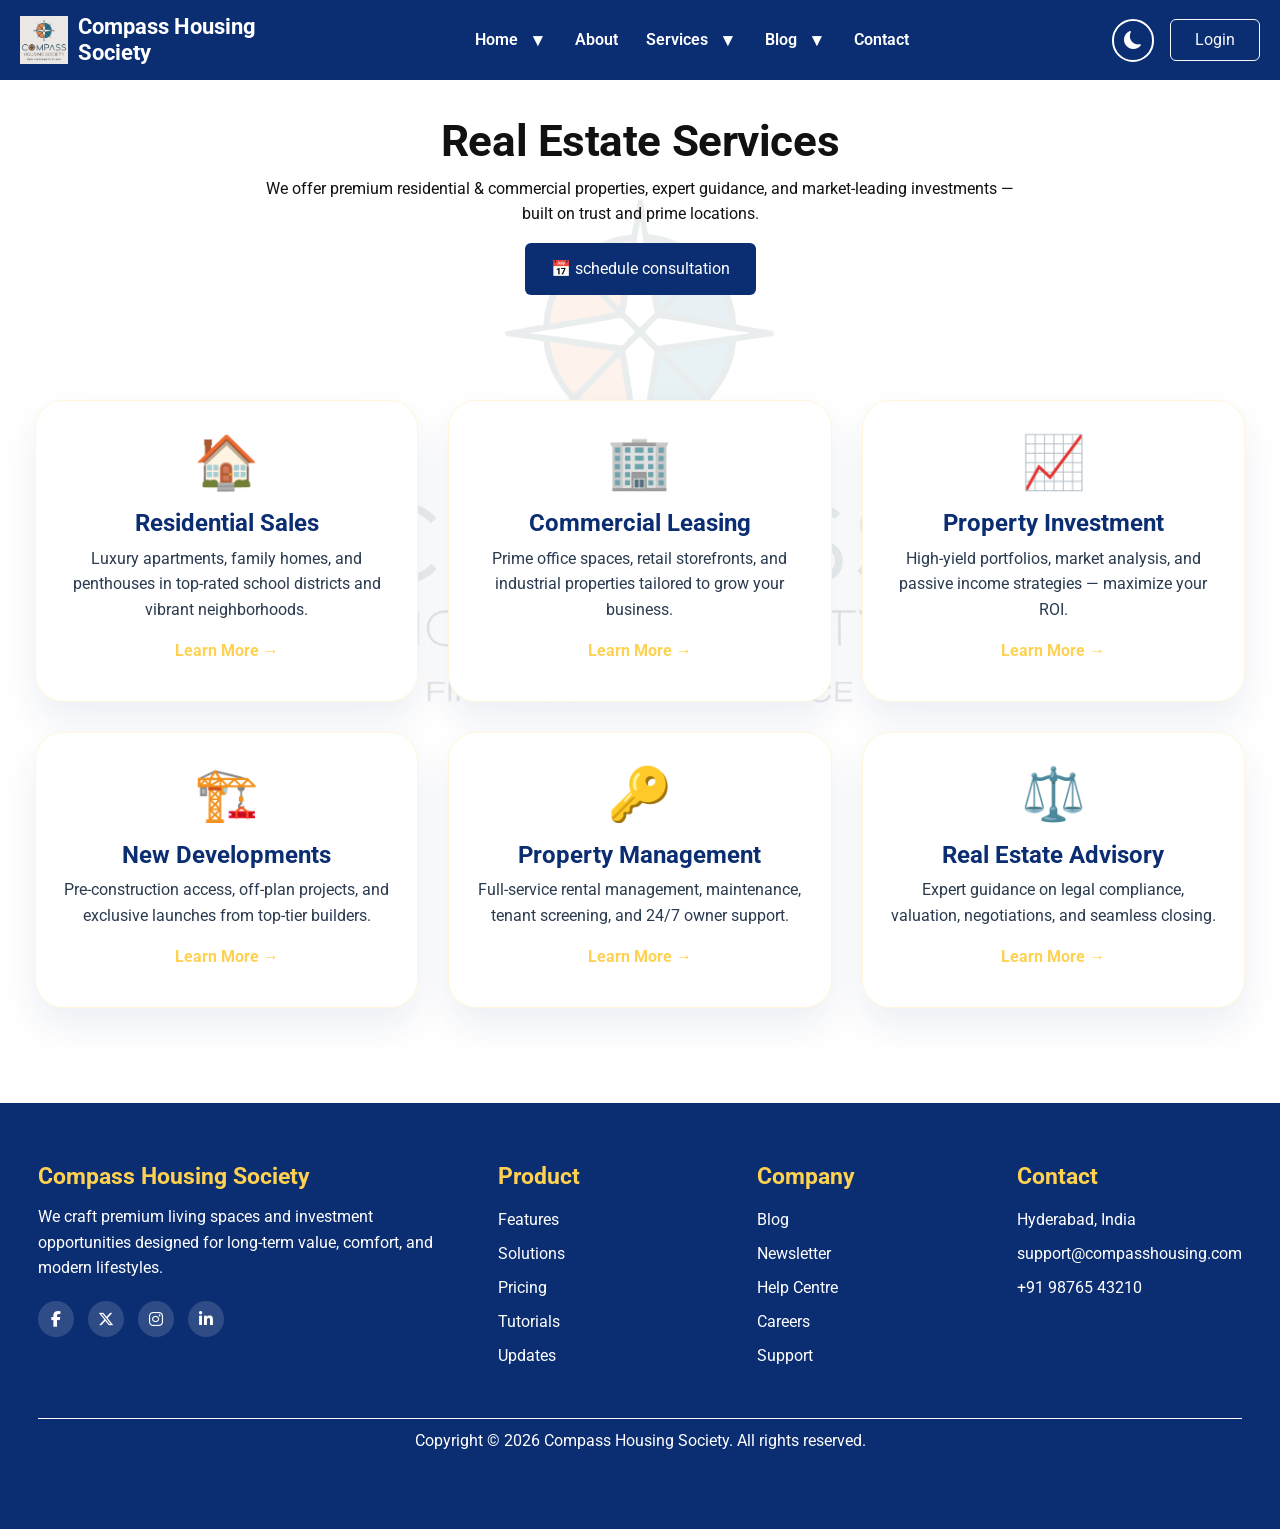
<file: services.html>
<!DOCTYPE html>
<html lang="en">

<head>
    <meta charset="UTF-8">
    <meta name="viewport" content="width=device-width, initial-scale=1.0, maximum-scale=5.0, user-scalable=yes">
    <title>Real Estate · Arock</title>

    <link rel="stylesheet" href="globalstyles.css">
    <link href="https://cdn.jsdelivr.net/npm/bootstrap@5.3.3/dist/css/bootstrap.min.css" rel="stylesheet">
    <link href="https://cdn.jsdelivr.net/npm/bootstrap-icons@1.11.3/font/bootstrap-icons.css" rel="stylesheet">
    <link rel="stylesheet" href="https://cdnjs.cloudflare.com/ajax/libs/font-awesome/6.5.1/css/all.min.css">
    <link
        href="https://fonts.googleapis.com/css2?family=Open+Sans:wght@400;500;600;700&family=Roboto:wght@400;500;700&display=swap"
        rel="stylesheet">

    <style>
        * {
            margin: 0;
            padding: 0;
            box-sizing: border-box;
        }

        html {
            font-size: 16px;
            scroll-behavior: smooth;
        }

        body {
            font-family: "Roboto", "Open Sans", Arial, sans-serif;
            background-color: #ffffff;
            color: #111;
            line-height: 1.5;
            font-weight: 400;
            transition: background-color 0.2s, color 0.2s;
            position: relative;
        }

        @media (prefers-color-scheme: dark) {
            body {
                background-color: #0a0f1c;
                color: #f0f0f0;
            }

            .service-card,
            .services-intro,
            .services-grid {
                background-color: transparent;
            }

            .service-card {
                background: rgba(18, 25, 40, 0.9);
                backdrop-filter: blur(4px);
                border: 1px solid rgba(255, 209, 80, 0.35);
                box-shadow: 0 16px 30px rgba(0, 0, 0, 0.5);
            }

            .service-card p {
                color: #e6ecf5 !important;
            }

            .service-card h3 {
                color: #FFD150 !important;
            }

            .learn-link {
                color: #FFD150 !important;
            }

            .intro-text {
                color: #d0d9e6 !important;
            }

            .brand-headline h1 {
                color: #FFD150 !important;
            }
        }

        .bg-primary {
            background-color: #0B2D72;
        }

        .text-primary {
            color: #0B2D72;
        }

        .bg-accent {
            background-color: #FFD150;
        }

        .text-accent {
            color: #FFD150;
        }

        .text-white {
            color: white;
        }

        .bg-white {
            background-color: white;
        }

        .border-accent {
            border-color: #FFD150;
        }

        h1 {
            font-size: 44px;
            font-weight: 700;
            line-height: 1.2;
            letter-spacing: -0.01em;
        }

        h2 {
            font-size: 34px;
            font-weight: 700;
            line-height: 1.2;
        }

        h3 {
            font-size: 24px;
            font-weight: 700;
        }

        h4 {
            font-size: 23px;
         font-weight: 700;
        }

        h5,
        h6 {
            font-size: 18px;
            font-weight: 600;
        }

        p,
        span,
        li,
        a,
        button,
        div,
        .text-16 {
            font-size: 16px;
        }

        a,
        button {
            text-decoration: none;
            font-size: 16px;
        }

        .section:last-of-type {
            margin-bottom: 0;
        }

        .container {
            max-width: 1320px;
            margin: 0 auto;
            padding: 0 24px;
        }

        .service-grid {
            display: grid;
            grid-template-columns: repeat(3, 1fr);
            gap: 30px;
            margin-top: 35px;
        }

        .brand-headline {
            display: flex;
            flex-direction: column;
            align-items: center;
            justify-content: center;
            text-align: center;
            width: 100%;
        }

        .intro-stack>* {
            margin-bottom: 35px;
        }

        .intro-stack>*:last-child {
            margin-bottom: 0;
        }

        .service-card {
            background: #ffffff;
            border-radius: 28px;
            padding: 36px 28px 32px;
            box-shadow: 0 18px 36px rgba(11, 45, 114, 0.08);
            transition: transform 0.3s cubic-bezier(0.2, 0, 0, 1), border-color 0.25s, box-shadow 0.4s;
            border: 1px solid rgba(255, 209, 80, 0.2);
            display: flex;
            flex-direction: column;
            text-align: center;
            align-items: center;
            backdrop-filter: blur(2px);
        }

        .service-card:hover {
            transform: translateY(-8px);
            border-color: #FFD150;
            box-shadow: 0 30px 48px rgba(11, 45, 114, 0.16);
        }

        .service-icon {
            font-size: 52px;
            margin-bottom: 20px;
            color: #0B2D72;
            line-height: 1;
            transition: transform 0.2s;
        }

        .service-card:hover .service-icon {
            transform: scale(1.05);
        }

        .service-card h3 {
            margin-bottom: 8px;
            color: #0B2D72;
            font-size: 24px;
            width: 100%;
        }

        .service-card p {
            margin-bottom:10px;
            flex: 1;
            color: #2a3a4f;
            font-size: 16px;
            line-height: 1.6;
            width: 100%;
        }

        .learn-link {
            font-weight: 700;
            color: #FFD150;
            display: inline-flex;
            align-items: center;
            justify-content: center;
            gap: 8px;
            transition: gap 0.25s, border 0.2s;
            font-size: 16px;
            margin-top: 6px;
            border-bottom: 2px solid transparent;
            padding-bottom: 4px;
        }

        .learn-link:hover {
            gap: 16px;
            border-bottom: 2px solid #FFD150;
        }

        .btn-styles {
            display: inline-block;
            font-size: 16px;
            padding: 14px 26px;
            background: #0B2D72;
            color: #ffffff;
            text-decoration: none;
            border-radius: 6px;
            transition: background-color 0.4s ease, color 0.4s ease, transform 0.3s ease;
        }
        .btn-styles:hover {
               background: #FFD150;
    color: #000000;
    transform: translateY(-2px);
        }


        .services-header {
            /* margin-bottom: 35px; */
            display: flex;
            justify-content: center;
        }

        .intro-text {
            /* color: #2c3e50; */
            max-width: 780px;
            margin-left: auto;
            margin-right: auto;
            font-size: 16px;
            line-height: 1.6;
            margin-bottom: 16px;
        }

        .trust-badge {
            display: flex;
            justify-content: center;
            align-items: center;
            width: 100%;
        }

        .trust-badge span {
            color: #0B2D72;
            font-size: 16px;
            border-bottom: 2px solid #FFD150;
            padding-bottom: 8px;
            font-weight: 600;
            letter-spacing: 0.3px;
        }

        @media (prefers-color-scheme: dark) {
            .trust-badge span {
                color: #FFD150;
                border-bottom-color: #FFD150;
            }
        }

        .watermark {
            user-select: none;
        }

        body::before {
            content: "";
            position: fixed;
            inset: 0;
            margin: auto;
            background-image: url("images/transparent-logo-1.png");
            background-repeat: no-repeat;
            background-position: center;
            background-size: 600px auto;
            opacity: 0.10;
            pointer-events: none;
            z-index: -1;
        }

        :root[data-theme="dark"]::before {
            background-image: url("images/transparent-logo-1.png");
            opacity: 0.10;
        }

        :root[data-theme="dark"] .btn-styles {
            background-color: #FFD150;
            color: #111;
        }

        :root[data-theme="dark"] .service-card h3,
        :root[data-theme="dark"] .service-card p,
        :root[data-theme="dark"] .service-card {
            background-color: black;
            color: white;
        }

        @media screen and (max-width: 1024px) {
            .service-grid {
                grid-template-columns: repeat(2, 1fr);
                gap: 28px;
            }

            .container {
                padding: 0 28px;
            }

            h1 {
                font-size: 44px;
            }
        }

        @media screen and (max-width: 820px) {
            .service-grid {
                grid-template-columns: repeat(2, 1fr);
                gap: 24px;
            }

            h1 {
                font-size: 42px;
            }

            h2 {
                font-size: 32px;
            }
        }

        @media screen and (max-width: 640px) {
            .service-grid {
                grid-template-columns: 1fr;
                gap: 28px;
            }

            .container {
                padding: 0 20px;
            }

            h1 {
                font-size: 40px;
            }

            .watermark {
                font-size: 16vw;
                opacity: 0.12;
            }

            .service-card {
                padding: 32px 24px;
            }
        }

        @media screen and (max-width: 412px) {
            h1 {
                font-size: 38px;
            }

            .btn {
                padding: 14px 34px;
            }

            .service-card {
                padding: 28px 20px;
            }
        }

        @media screen and (min-width: 1920px) {
            .container {
                max-width: 1600px;
            }
        }

        @media (prefers-color-scheme: dark) {

            .service-card h4,
            .service-card h5,
            .service-card h6 {
                color: #FFD150;
            }

            .service-icon {
                color: #FFD150;
            }
        }

        @media (prefers-color-scheme: dark) {
            .service-icon {
                color: #FFD150;
            }
        }

        .section {
            padding: 35px;
        }
    </style>
</head>

<body data-theme="light">

    <div id="site-header" class="fixed-top"></div>

    <section class="section services-header intro-stack">
        <div class="brand-headline">
            <h1>Real Estate Services</h1>
            <p class="intro-text">
                We offer premium residential & commercial properties, expert guidance, and market-leading investments —
                built on trust and prime locations.
            </p>
            <a href="contact.html" class="btn-styles">📅 schedule consultation</a>
        </div>
    </section>

    <section class="section">
        <div class="service-grid">

            <article class="service-card">
                <div class="service-icon" aria-hidden="true">🏠</div>
                <h3>Residential Sales</h3>
                <p>Luxury apartments, family homes, and penthouses in top-rated school districts and vibrant
                    neighborhoods.</p>
                <a href="services2.html" class="learn-link">Learn More →</a>
            </article>

            <article class="service-card">
                <div class="service-icon" aria-hidden="true">🏢</div>
                <h3>Commercial Leasing</h3>
                <p>Prime office spaces, retail storefronts, and industrial properties tailored to grow your business.
                </p>
                <a href="services2.html" class="learn-link">Learn More →</a>
            </article>

            <article class="service-card">
                <div class="service-icon" aria-hidden="true">📈</div>
                <h3>Property Investment</h3>
                <p>High-yield portfolios, market analysis, and passive income strategies — maximize your ROI.</p>
                <a href="services2.html" class="learn-link">Learn More →</a>
            </article>

            <article class="service-card">
                <div class="service-icon" aria-hidden="true">🏗️</div>
                <h3>New Developments</h3>
                <p>Pre-construction access, off-plan projects, and exclusive launches from top-tier builders.</p>
                <a href="services2.html" class="learn-link">Learn More →</a>
            </article>

            <article class="service-card">
                <div class="service-icon" aria-hidden="true">🔑</div>
                <h3>Property Management</h3>
                <p>Full‑service rental management, maintenance, tenant screening, and 24/7 owner support.</p>
                <a href="services2.html" class="learn-link">Learn More →</a>
            </article>

            <article class="service-card">
                <div class="service-icon" aria-hidden="true">⚖️</div>
                <h3>Real Estate Advisory</h3>
                <p>Expert guidance on legal compliance, valuation, negotiations, and seamless closing.</p>
                <a href="services2.html" class="learn-link">Learn More →</a>
            </article>

        </div>
    </section>

    <div id="side-footer"></div>

    <script src="footer.js"></script>
    <script src="https://cdn.jsdelivr.net/npm/bootstrap@5.3.3/dist/js/bootstrap.bundle.min.js"></script>
    <script src="header.js"></script>

</body>

</html>
</file>
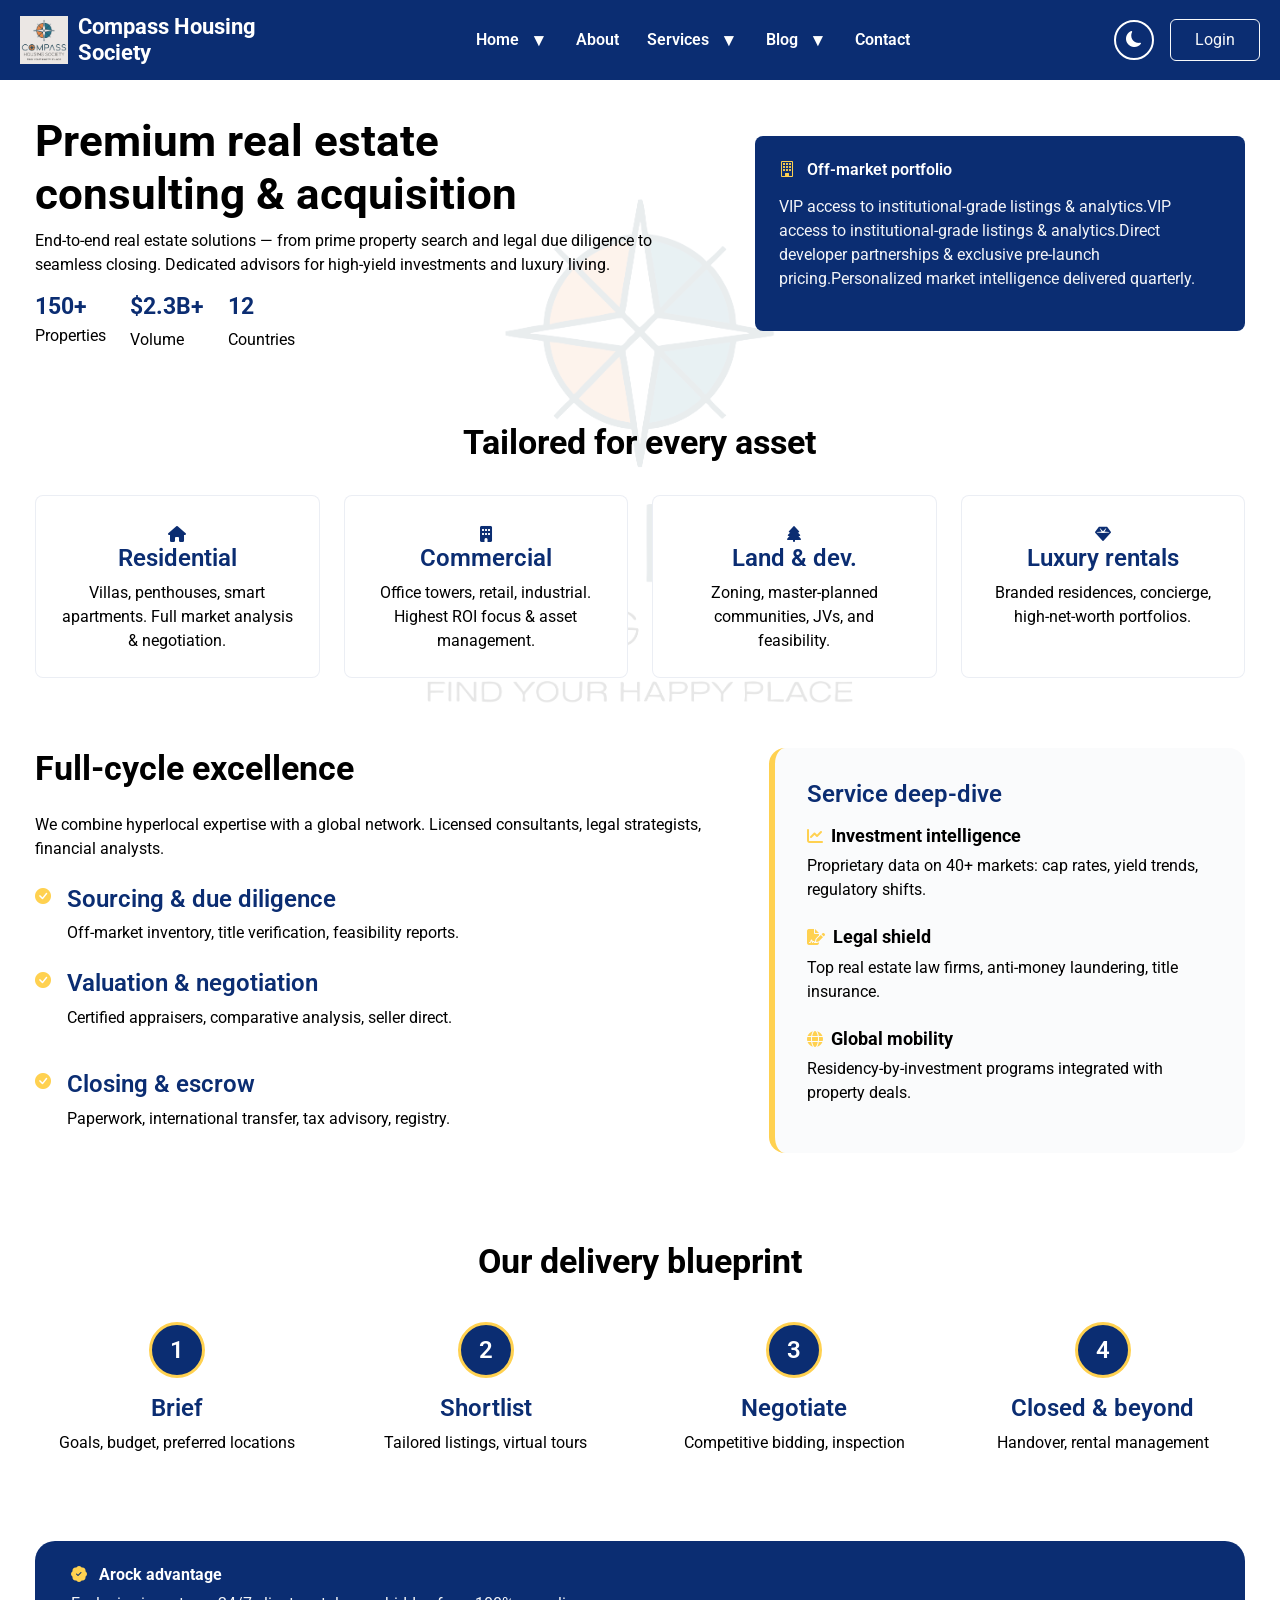
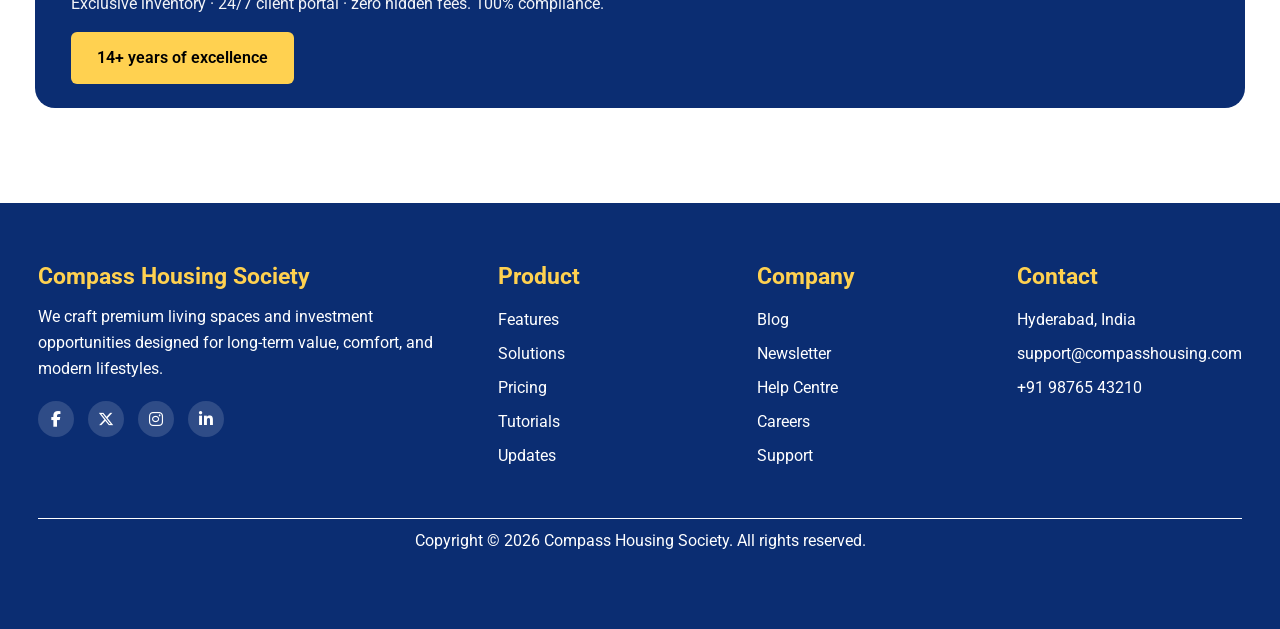
<file: services2.html>
<!DOCTYPE html>
<html lang="en">

<head>
    <meta charset="UTF-8">
    <meta name="viewport" content="width=device-width, initial-scale=1.0, maximum-scale=5.0, user-scalable=yes">
    <title>Real Estate · Arock</title>

    <!-- Global & Bootstrap -->
    <link rel="stylesheet" href="globalstyles.css">
    <link href="https://cdn.jsdelivr.net/npm/bootstrap@5.3.3/dist/css/bootstrap.min.css" rel="stylesheet">
    <link href="https://cdn.jsdelivr.net/npm/bootstrap-icons@1.11.3/font/bootstrap-icons.css" rel="stylesheet">
    <link rel="stylesheet" href="https://cdnjs.cloudflare.com/ajax/libs/font-awesome/6.5.1/css/all.min.css">
    <link
        href="https://fonts.googleapis.com/css2?family=Open+Sans:wght@400;500;600;700&family=Roboto:wght@400;500;700&display=swap"
        rel="stylesheet">

    <style>
        * {
            margin: 0;
            padding: 0;
            box-sizing: border-box;
        }

        :root {
            --bg-main: #ffffff;
            --text-main: #000000;
            --primary: #0B2D72;
            --secondary: #FFD150;
            --white: #ffffff;
            --black: #000000;
            --vertical-gap: 35px;
        }

        :root[data-theme="dark"] {
            --bg-main: #000000;
            --text-main: #ffffff;
            --primary: #0B2D72;   /* blue stays same, but on dark bg headings appear white, blue used only as accent */
        }

        body {
            font-family: "Roboto", "Open Sans", Arial, sans-serif;
            background-color: var(--bg-main);
            color: var(--text-main);
            padding-top: 80px;
            transition: none;
            font-size: 16px;
            line-height: 1.5;
        }

        /* watermark – transparent logo (visible both themes) */
        body::before {
            content: "";
            position: fixed;
            inset: 0;
            margin: auto;
            background-image: url("images/transparent-logo-1.png");
            background-repeat: no-repeat;
            background-position: center;
            background-size: 600px auto;
            opacity: 0.10;
            pointer-events: none;
            z-index: -1;
        }

        :root[data-theme="dark"] body::before {
            background-image: url("images/transparent-logo-1.png");
            opacity: 0.10;
        }

        /* === TYPOGRAPHY – strict scale: no inline font sizes, only these === */
        h1 {
            font-size: 44px !important;
            font-weight: 700;
            line-height: 1.2;
            /* color: var(--primary); */
        }
        :root[data-theme="dark"] h1,
        :root[data-theme="dark"] h2,
        :root[data-theme="dark"] h3,
        :root[data-theme="dark"] h4,
        :root[data-theme="dark"] h5,
        :root[data-theme="dark"] h6 {
            color: #ffffff !important;   /* all headings white on dark mode */
        }

        h2 {
            font-size: 34px !important;
            font-weight: 700;
            /* color: var(--primary); */
            display: block;
            /* text-align: center; */
        }

        h3 {
            font-size: 24px !important;
            font-weight: 600;
            color: var(--primary);
        }

        h4 {
            font-size: 23px !important;
           font-weight: 700;
            color: var(--primary);
        }

        h5, h6 {
            font-size: 18px !important;
            font-weight: 600;
            color: var(--primary);
        }

        p, span, li, a, .btn, .card-text, .breadcrumb, .badge, .list-unstyled, .small-text, 
        .step-circle, .badge-arock, div, section, .service-card p, .col p, .d-flex p, 
        .text-white, .text-black, .fs-3, i, .bi, .fas, .fa-solid, .fa-regular {
            font-size: 16px !important;
        }

        /* special cases: stat numbers inside h4, but we keep h4 size 23px, but override numbers to be 23px not forced 16 */
        h4, h4 span, h4 i, .stat-number {
            font-size: 23px !important; 
        }
        /* step circles numbers 24px like h3 but we set them explicitly */
        .step-circle {
            font-size: 24px !important;
            font-weight: 600;
        }

        a {
            text-decoration: none;
            color: var(--primary);
        }

        /* spacing – only vertical-gap between sections */
        .section {
           padding: 35px;
        }

        .container-custom {
            padding: 0 6%;
        }

        /* utility colors */
        .bg-primary-custom {
            background-color: var(--primary);
        }

        .bg-secondary-custom {
            background-color: var(--secondary);
        }

        .text-primary-custom {
            color: var(--primary);
        }

        .text-secondary-custom {
            color: var(--secondary);
        }

        .border-secondary-custom {
            border-color: var(--secondary);
        }

        /* ===== MODERN, CLEAN SERVICE SECTIONS ===== */
        .service-card {
            background: var(--bg-main);
            border: 1px solid rgba(11, 45, 114, 0.08);
            transition: 0.2s;
            display: block;
            text-align: center;
        }

        .service-card:hover {
            border-color: var(--secondary);
        }

        .badge-arock {
            background: var(--secondary);
            color: var(--black);
            padding: 6px 16px;
            border-radius: 100px;
            font-weight: 600;
        }

        .badge-arock i {
            color: var(--primary);
        }

        .step-circle {
            width: 56px;
            height: 56px;
            background: var(--primary);
            color: white;
            display: flex;
            align-items: center;
            justify-content: center;
            border-radius: 50%;
            border: 3px solid var(--secondary);
        }

        hr {
            border: 0;
            border-top: 1px solid rgba(11, 45, 114, 0.1);
            margin: 30px 0;
        }

        /* Dark mode fixes: ensure all text on dark bg is white unless colored specifically */
        :root[data-theme="dark"] body,
        :root[data-theme="dark"] p,
        :root[data-theme="dark"] span,
        :root[data-theme="dark"] li,
        :root[data-theme="dark"] .card-text,
        :root[data-theme="dark"] .breadcrumb,
        :root[data-theme="dark"] .badge,
        :root[data-theme="dark"] .list-unstyled,
        :root[data-theme="dark"] .service-card p,
        :root[data-theme="dark"] .col p,
        :root[data-theme="dark"] div:not(.bg-primary-custom):not([style*="background"]):not(.step-circle) {
            color: #ffffff !important;
        }
        /* preserve blue for headings inside dark? we set h1-h6 white above, but also any .text-primary? */
        :root[data-theme="dark"] .text-primary-custom,
        :root[data-theme="dark"] .fa-home, 
        :root[data-theme="dark"] .fa-building,
        :root[data-theme="dark"] .fa-tree,
        :root[data-theme="dark"] .fa-gem,
        :root[data-theme="dark"] i.bi,
        :root[data-theme="dark"] .fas {
            color: var(--secondary) !important; /* keep icons visible on dark, using secondary yellow for contrast */
        }
        /* override for blue icons we want primary? we set them to secondary on dark */
        :root[data-theme="dark"] i[style*="color: var(--primary)"] {
            color: var(--secondary) !important;
        }
        /* stat numbers (h4) inside dark: we already set h4 white, but numbers we want yellow? keep as white? but we want brand */
        :root[data-theme="dark"] h4 {
            color: #ffffff !important;
        }
        :root[data-theme="dark"] .bg-primary-custom h3,
        :root[data-theme="dark"] .bg-primary-custom p,
        :root[data-theme="dark"] .bg-primary-custom i,
        :root[data-theme="dark"] .bg-primary-custom a {
            color: white !important;
        }
        :root[data-theme="dark"] .bg-primary-custom i {
            color: var(--secondary) !important;
        }
        /* step circle text inside dark */
        :root[data-theme="dark"] .step-circle {
            background: var(--primary);
            color: white !important;
            border-color: var(--secondary);
        }
        /* service card dark mode */
        :root[data-theme="dark"] .service-card {
            background: #0a0a0a;
            border-color: #333;
        }
        :root[data-theme="dark"] .service-card h3 {
            color: #ffffff !important;
        }

        /* responsiveness */
        @media (max-width: 1024px) {
            h1 { font-size: 40px !important; }
            h2 { font-size: 32px !important; }
            .container-custom { padding: 0 5%; }
        }
        @media (max-width: 820px) {
            h1 { font-size: 38px !important; }
            h2 { font-size: 30px !important; }
            .step-circle { width: 48px; height: 48px; font-size: 22px !important; }
        }
        @media (max-width: 768px) {
            h1 { font-size: 36px !important; }
            h2 { font-size: 28px !important; }
            body { padding-top: 70px; }
        }
        @media (max-width: 576px) {
            h1 { font-size: 32px !important; }
            h2 { font-size: 26px !important; }
            .container-custom { padding: 0 20px; }
        }
        @media (max-width: 390px) {
            h1 { font-size: 30px !important; }
            h2 { font-size: 24px !important; }
        }

        /* remove any inline font sizes from any element */
        [style*="font-size"] {
            font-size: inherit !important;
        }
        /* force all elements to follow except headings and step-circle */
        body, div, section, p, span, a, li, button, .btn, i, .bi, .fas {
            font-size: 16px !important;
        }
        h1, h2, h3, h4, h5, h6 {
            font-size: revert !important; /* then we apply !important in explicit rules */
        }
        h1 { font-size: 44px !important; }
        h2 { font-size: 34px !important; }
        h3 { font-size: 24px !important; }
        h4 { font-size: 23px !important; }
        h5, h6 { font-size: 18px !important; }
        .step-circle { font-size: 24px !important; }

        /* fix dark mode bg for main sections */
        :root[data-theme="dark"] .bg-primary-custom {
            background-color: #0B2D72 !important;
        }
        :root[data-theme="dark"] .bg-primary-custom * {
            color: white !important;
        }
        :root[data-theme="dark"] .bg-primary-custom i,
        :root[data-theme="dark"] .bg-primary-custom .bi {
            color: var(--secondary) !important;
        }
        :root[data-theme="dark"] .bg-primary-custom a {
            color: black !important;
            background: var(--secondary) !important;
        }
        :root[data-theme="dark"] .bg-primary-custom .btn {
            background: var(--secondary) !important;
            color: black !important;
        }
        :root[data-theme="dark"]  .final-section{
            background-color: #000000;
            border: 1px solid white;
        }
        .final-section{
            background: var(--primary);
             border-radius: 20px;
        }
        .side-section{
            background: var(--primary);
        }
         :root[data-theme="dark"]  .side-section{
            background-color: black;
            border: 1px solid white;
         }
    </style>

</head>

<body data-theme="light">

    <div id="site-header" class="fixed-top"></div>

    <section class="section row align-items-center">
        <div class="col-lg-7">
            <!-- breadcrumb (minimal) -->
           
            <h1 class="mb-2">Premium real estate<br>consulting & acquisition</h1>
           
            <p style="max-width: 90%;">End-to-end real estate solutions — from prime property search
                and legal due diligence to seamless closing. Dedicated advisors for high-yield investments and luxury
                living.</p>
            <!-- stat boxes clean -->
            <div class="d-flex gap-4 mt-3">
                <div>
                    <h4 style="margin-bottom: 4px;">150+</h4><span>Properties</span>
                </div>
                <div>
                    <h4>$2.3B+</h4><span>Volume</span>
                </div>
                <div>
                    <h4>12</h4><span>Countries</span>
                </div>
            </div>
        </div>
        <div class="col-lg-5 mt-4 mt-lg-0">
            <div class=" p-4 rounded-3 side-section">
                <h3 class="text-white mb-3"><i class="bi bi-building me-2" style="color: var(--secondary);"></i>
                    Off-market portfolio</h3>
                <p class="text-white mb-3" style="opacity: 0.95;">VIP access to institutional-grade listings &
                    analytics.VIP access to institutional-grade listings & analytics.Direct developer partnerships & exclusive pre-launch pricing.Personalized market intelligence delivered quarterly.</p>
               
            </div>
        </div>
    </section>

    <!-- SECTION 2 – CORE SERVICES (4 clean cards, only colours) -->
    <section class="section">
        <div class="row mb-2">
            <div class="col-12">
                <h2 class="mb-4" style="text-align: center;">Tailored for every asset</h2>
                <div class="divider"></div>
            </div>
        </div>
        <div class="row g-4">
            <div class="col-md-6 col-lg-3">
                <div class="service-card p-4 h-100 rounded-3">
                    <i class="fas fa-home fa-2xl" style="color: var(--primary); font-size: 2.2rem;"></i>
                    <h3 style="color: var(--primary);" class="mb-2">Residential</h3>
                    <p class="mb-0">Villas, penthouses, smart apartments. Full market analysis & negotiation.</p>
                </div>
            </div>
            <div class="col-md-6 col-lg-3">
                <div class="service-card p-4 h-100 rounded-3">
                    <i class="fas fa-building fa-2xl" style="color: var(--primary); font-size: 2.2rem;"></i>
                    <h3 style="color: var(--primary);" class="mb-2">Commercial</h3>
                    <p class="mb-0">Office towers, retail, industrial. Highest ROI focus & asset management.</p>
                </div>
            </div>
            <div class="col-md-6 col-lg-3">
                <div class="service-card p-4 h-100 rounded-3">
                    <i class="fas fa-tree fa-2xl" style="color: var(--primary); font-size: 2.2rem;"></i>
                    <h3 style="color: var(--primary);" class="mb-2">Land & dev.</h3>
                    <p class="mb-0">Zoning, master-planned communities, JVs, and feasibility.</p>
                </div>
            </div>
            <div class="col-md-6 col-lg-3">
                <div class="service-card p-4 h-100 rounded-3">
                    <i class="fas fa-gem fa-2xl" style="color: var(--primary); font-size: 2.2rem;"></i>
                    <h3 style="color: var(--primary);" class="mb-2">Luxury rentals</h3>
                    <p class="mb-0">Branded residences, concierge, high-net-worth portfolios.</p>
                </div>
            </div>
        </div>
    </section>

    <!-- SECTION 3 – IN-DEPTH SERVICE DETAILS (clean, two columns, icons) -->
    <section class="section row g-5">
        <div class="col-lg-7">
            <h2>Full‑cycle excellence</h2>
            <div class="divider mb-4"></div>
            <p>We combine hyperlocal expertise with a global network. Licensed consultants, legal strategists, financial
                analysts.</p>
            <!-- feature list modern -->
            <div class="mt-4">
                <div class="d-flex mb-2">
                    <i class="bi bi-check-circle-fill me-3 fs-3" style="color: var(--secondary);"></i>
                    <div>
                        <h3 style="color: var(--primary);">Sourcing & due diligence</h3>
                        <p>Off-market inventory, title verification, feasibility reports.</p>
                    </div>
                </div>
                <div class="d-flex mb-4">
                    <i class="bi bi-check-circle-fill me-3 fs-3" style="color: var(--secondary);"></i>
                    <div>
                        <h3 style="color: var(--primary);">Valuation & negotiation</h3>
                        <p>Certified appraisers, comparative analysis, seller direct.</p>
                    </div>
                </div>
                <div class="d-flex mb-4">
                    <i class="bi bi-check-circle-fill me-3 fs-3" style="color: var(--secondary);"></i>
                    <div>
                        <h3 style="color: var(--primary);">Closing & escrow</h3>
                        <p>Paperwork, international transfer, tax advisory, registry.</p>
                    </div>
                </div>
                <!-- <div class="d-flex">
                    <i class="bi bi-check-circle-fill me-3 fs-3" style="color: var(--secondary);"></i>
                    <div>
                        <h4 style="color: var(--primary);">Post‑acquisition</h4>
                        <p>Property management, interior coordination, rental arbitrage.</p>
                    </div>
                </div> -->
            </div>
        </div>
        <div class="col-lg-5">
            <div
                style="background: rgba(11,45,114,0.02); padding: 32px; border-radius: 16px; border-left: 6px solid var(--secondary);">
                <h3 style="color: var(--primary);" class="mb-3">Service deep‑dive</h3>
                <div class="mb-4">
                    <h5 style="color: var(--black); font-weight: 700;"><i class="fas fa-chart-line me-2"
                            style="color: var(--secondary);"></i>Investment intelligence</h5>
                    <p>Proprietary data on 40+ markets: cap rates, yield trends, regulatory shifts.</p>
                </div>
                <div class="mb-4">
                    <h5 style="color: var(--black); font-weight: 700;"><i class="fas fa-file-signature me-2"
                            style="color: var(--secondary);"></i>Legal shield</h5>
                    <p>Top real estate law firms, anti‑money laundering, title insurance.</p>
                </div>
                <div>
                    <h5 style="color: var(--black); font-weight: 700;"><i class="fas fa-globe me-2"
                            style="color: var(--secondary);"></i>Global mobility</h5>
                    <p>Residency-by-investment programs integrated with property deals.</p>
                </div>
            </div>
        </div>
    </section>

    <!-- SECTION 4 – PROCESS / STEPS (clean circles, no extra gap) -->
    <section class="section">
        <div class="row">
            <h2 class="mb-3" style="text-align: center;">Our delivery blueprint</h2>
            <div class="col-12">
                
                <div class="divider mb-4"></div>
            </div>
        </div>
        <div class="row g-4">
            <div class="col-6 col-md-3">
                <div class="text-center">
                    <div class="step-circle mx-auto mb-3">1</div>
                    <h3 style="color: var(--primary);">Brief</h3>
                    <p>Goals, budget, preferred locations</p>
                </div>
            </div>
            <div class="col-6 col-md-3">
                <div class="text-center">
                    <div class="step-circle mx-auto mb-3">2</div>
                    <h3 style="color: var(--primary);">Shortlist</h3>
                    <p>Tailored listings, virtual tours</p>
                </div>
            </div>
            <div class="col-6 col-md-3">
                <div class="text-center">
                    <div class="step-circle mx-auto mb-3">3</div>
                    <h3 style="color: var(--primary);">Negotiate</h3>
                    <p>Competitive bidding, inspection</p>
                </div>
            </div>
            <div class="col-6 col-md-3">
                <div class="text-center">
                    <div class="step-circle mx-auto mb-3">4</div>
                    <h3 style="color: var(--primary);">Closed & beyond</h3>
                    <p>Handover, rental management</p>
                </div>
            </div>
        </div>
    </section>

    <!-- SECTION 5 – ADVANTAGE BANNER (primary + secondary) -->
    <section class="section">
        <div class="row p-4 m-0 final-section">
            <div class="col-lg-8">
                <h3 class="text-white fw-bold"><i class="bi bi-patch-check-fill me-2"
                        style="color: var(--secondary);"></i> Arock advantage</h3>
                <p class="text-white mb-2" style="opacity: 0.95;">Exclusive inventory · 24/7 client portal · zero hidden
                    fees. 100% compliance.</p>
                <span
                    style="background: var(--secondary); color: var(--black); padding: 14px 26px; border-radius: 6px; font-weight: 600; display: inline-block; margin-top: 8px;">14+
                    years of excellence</span>
            </div>
            
        </div>
    </section>

    <div id="side-footer"></div>
    <script src="footer.js"></script>
    <script src="https://cdn.jsdelivr.net/npm/bootstrap@5.3.3/dist/js/bootstrap.bundle.min.js"></script>
    <script src="header.js"></script>
</body>

</html>
</file>
<file: globalstyles.css>
:root {
    --primary: #0B2D72;
    --secondary: #FFD150;
    --white: #ffffff;
    --black: #000000;
    --bg-light: #ffffff;
    --text-light: #000000;
    --bg-dark: #000000;
    --text-dark: #ffffff;
}

:root[data-theme="dark"] {
    --bg-light: #000000;
    --bg-dark: #000000;
    --text-light: #ffffff;
}

* {
    margin: 0;
    padding: 0;
    box-sizing: border-box;
}

html {
    scroll-behavior: smooth;
    overflow-x: hidden;
}

/* Prevent flash of unstyled content */
html:not([data-theme]) {
    visibility: hidden;
}

html[data-theme] {
    visibility: visible;
}

body {
 font-family: "Roboto", "Open Sans", Arial, sans-serif;
    background: var(--bg-light);
    color: var(--text-light);
    padding-top: 80px;
    transition: background-color 0.3s ease, color 0.3s ease;
}

:root[data-theme="dark"] body {
    color: var(--white);
    background-color: var(--bg-dark);
}

.fixed-top {
    position: fixed;
    top: 0;
    right: 0;
    left: 0;
    z-index: 1030;
}

.navbar-main {
    position: fixed;
    top: 0;
    width: 100%;
    height: 80px;
    background: var(--primary);
    z-index: 1050;
    display: flex;
    align-items: center;
    transition: background-color 0.3s ease;
}

:root[data-theme="dark"] .navbar-main {
    background: var(--black);
}

.navbar-main .container-fluid {
    max-width: 1320px;
    width: 100%;
    padding: 0 20px;
    margin: 0 auto;
    display: flex;
    align-items: center;
    justify-content: space-between;
}

.navbar-brand {
    display: flex;
    align-items: center;
    gap: 10px;
    text-decoration: none;
}

.logo-icon {
    width: 48px;
    height: 48px;
}

.logo-icon img {
    width: 100%;
    height: 100%;
    object-fit: contain;
}

.brand-name {
    font-size: 22px !important;
    font-weight: 700;
    color: var(--white);
    line-height: 1.2;
}

.brand-text {
    display: flex;
    flex-direction: column;
}

.navbar-nav {
    display: flex;
    align-items: center;
    gap: 20px;
}

.nav-link-main {
    font-size: 16px;
    font-weight: 600;
    color: var(--white);
    text-decoration: none;
    padding: 6px 4px;
    display: flex;
    align-items: center;
    gap: 5px;
    transition: opacity 0.2s ease;
}

.nav-link-main:hover {
    opacity: 0.85;
}

.nav-link-main,
.dropdown-item,
.navbar-toggler-custom {
    -webkit-tap-highlight-color: transparent;
}

.dropdown-icon-model {
    display: inline-flex;
    align-items: center;
    justify-content: center;
    width: 20px;
    height: 20px;
    margin-left: 4px;
    position: relative;
}

/* ===============================
   FIX DOUBLE DROPDOWN ARROWS
================================ */

/* Remove Bootstrap's default dropdown arrow completely */
.dropdown-toggle::after {
    display: none !important;
    content: none !important;
    border: none !important;
}

/* Also target the specific nav-link-main with dropdown-toggle */
.nav-link-main.dropdown-toggle::after {
    display: none !important;
    content: none !important;
    border: none !important;
    margin: 0 !important;
    padding: 0 !important;
    width: 0 !important;
    height: 0 !important;
}

/* Keep only your custom dropdown arrow */
.dropdown-icon-model::before {
    content: "▾";
    font-size: 18px;
    line-height: 1;
    display: inline-block;
    transition: transform 0.3s ease;
}

/* Make sure your custom arrow is properly positioned */
.dropdown-icon-model {
    display: inline-flex;
    align-items: center;
    justify-content: center;
    width: 20px;
    height: 20px;
    margin-left: 4px;
    position: relative;
}

/* Dropdown arrow rotation states */
.nav-item.dropdown.show .dropdown-icon-model::before {
    transform: rotate(180deg);
}

@media (min-width: 992px) {
    .nav-item.dropdown:hover .dropdown-icon-model::before {
        transform: rotate(180deg);
    }
}

.dropdown-icon-model::before {
    content: "▾";
    font-size: 18px;
    line-height: 1;
    display: inline-block;
    transition: transform 0.3s ease;
}

.nav-item.dropdown.show .dropdown-icon-model::before {
    transform: rotate(180deg);
}

@media (min-width: 992px) {
    .nav-item.dropdown:hover .dropdown-icon-model::before {
        transform: rotate(180deg);
    }
}

/* Remove ALL Bootstrap dropdown arrows */
.dropdown-toggle::after,
.nav-link-main.dropdown-toggle::after,
[data-bs-toggle="dropdown"]::after {
    display: none !important;
    content: none !important;
    border: none !important;
}

.dropdown-menu {
    background: var(--white);
    border: none;
    border-radius: 8px;
    box-shadow: 0 10px 30px rgba(0, 0, 0, 0.1);
    padding: 8px 0;
    min-width: 200px;
    transition: opacity 0.3s ease, visibility 0.3s ease, transform 0.3s ease;
}

.dropdown-item {
    font-size: 16px;
    color: var(--black);
    padding: 10px 20px;
    text-decoration: none;
    display: block;
    transition: all 0.2s ease;
}

.dropdown-item:hover,
.dropdown-item:focus {
    background: var(--secondary);
    color: var(--white);
}

@media (min-width: 992px) {
    .nav-item.dropdown {
        position: relative;
    }

    .nav-item.dropdown .dropdown-menu {
        display: block;
        opacity: 0;
        visibility: hidden;
        transform: translateY(10px);
        transition: 0.25s ease;
        pointer-events: none;
        position: absolute;
        top: 100%;
        left: 0;
        z-index: 1000;
    }

    .nav-item.dropdown:hover .dropdown-menu {
        opacity: 1;
        visibility: visible;
        transform: translateY(0);
        pointer-events: auto;
    }
}

.navbar-right-section {
    display: flex;
    align-items: center;
    gap: 16px;
}

.register-btn {
    font-size: 16px;
    padding: 10px 22px;
    border-radius: 10px;
    background: transparent;
    border: 2px solid var(--white);
    color: var(--white);
    text-decoration: none;
    transition: all 0.3s ease;
    cursor: pointer;
    display: inline-block;
    text-align: center;
    margin-left: 20px;
}

.register-btn:hover {
    background: var(--white);
    color: var(--primary);
    border-color: var(--white);
}

:root[data-theme="dark"] .register-btn:hover {
    background: var(--white);
    color: var(--black);
}

.theme-toggle-btn {
    width: 56px;
    height: 28px;
    border-radius: 30px;
    background: rgba(255, 255, 255, 0.25);
    border: 2px solid rgba(255, 255, 255, 0.5);
    cursor: pointer;
    position: relative;
    transition: all 0.3s ease;
    flex-shrink: 0;
}

.theme-toggle-slider {
    width: 20px;
    height: 20px;
    background: var(--white);
    border-radius: 50%;
    position: absolute;
    left: 5px;
    top: 2px;
    transition: transform 0.3s ease;
}

:root[data-theme="dark"] .theme-toggle-slider {
    transform: translateX(26px);
    background: var(--white);
}

:root[data-theme="dark"] .theme-toggle-btn {
    background: rgba(0, 0, 0, 0.25);
    border-color: rgba(255, 255, 255, 0.3);
}

.navbar-toggler-custom {
    width: 50px;
    height: 45px;
    border-radius: 8px;
    border: 2px solid rgba(255, 255, 255, 0.5);
    background: rgba(255, 255, 255, 0.15);
    display: flex;
    align-items: center;
    justify-content: center;
    cursor: pointer;
    transition: all 0.3s ease;
    margin-left: 12px;
    flex-shrink: 0;
}

.navbar-toggler-custom:hover {
    background: rgba(255, 255, 255, 0.25);
}

.toggler-icon {
    width: 22px;
    height: 2px;
    background: var(--white);
    position: relative;
    transition: all 0.3s ease;
}

.toggler-icon::before,
.toggler-icon::after {
    content: "";
    width: 22px;
    height: 2px;
    background: var(--white);
    position: absolute;
    left: 0;
    transition: all 0.3s ease;
}

.toggler-icon::before {
    top: -7px;
}

.toggler-icon::after {
    top: 7px;
}

.navbar-toggler-custom.active .toggler-icon {
    background: transparent;
}

.navbar-toggler-custom.active .toggler-icon::before {
    transform: rotate(45deg);
    top: 0;
}

.navbar-toggler-custom.active .toggler-icon::after {
    transform: rotate(-45deg);
    top: 0;
}

@media (max-width: 991.98px) {
    .navbar-main {
        height: auto;
        padding: 10px 0;
        min-height: 70px;
    }

    .navbar-collapse {
        position: fixed;
        top: 70px;
        left: 0;
        right: 0;
        background: var(--primary);
        padding: 0 20px !important;
        margin: 0 !important;
        border-radius: 0 0 16px 16px;
        max-height: 0;
        overflow: hidden;
        opacity: 0;
        visibility: hidden;
        transition: max-height 0.3s ease, opacity 0.3s ease, visibility 0.3s ease;
        z-index: 1049;
    }

    .navbar-collapse.show {
        max-height: 80vh;
        opacity: 1;
        visibility: visible;
        padding: 20px !important;
        overflow-y: auto;
    }

    :root[data-theme="dark"] .navbar-collapse {
        background: var(--black);
    }

    .navbar-nav {
        flex-direction: column;
        align-items: flex-start;
        gap: 14px;
        width: 100%;
    }

    .nav-item.dropdown {
        width: 100%;
    }

    .nav-item.dropdown .dropdown-menu {
        position: static !important;
        float: none !important;
        width: 20% !important;
        margin: 8px 0 0 15px !important;
        background: rgba(255, 255, 255, 0.1) !important;
        border: none !important;
        box-shadow: none !important;
        display: none !important;
        padding: 8px 0 !important;
        animation: fadeIn 0.2s ease;
    }

    .nav-item.dropdown.show .dropdown-menu,
    .nav-item.dropdown .dropdown-menu.show {
        display: block !important;
    }

    .dropdown-item {
        color: var(--white) !important;
        padding: 10px 15px !important;
        border-left: 3px solid transparent;
        transition: all 0.2s ease;
        font-size: 15px;
    }

    .dropdown-item:hover,
    .dropdown-item:focus {
        background: rgba(255, 255, 255, 0.15) !important;
        color: var(--white) !important;
        border-left-color: var(--white);
    }

    @keyframes fadeIn {
        from {
            opacity: 0;
            transform: translateY(-10px);
        }

        to {
            opacity: 1;
            transform: translateY(0);
        }
    }

    .navbar-right-section {
        flex-direction: column;
        width: 100%;
        gap: 14px;
        margin-top: 20px;
        padding-top: 18px;
        border-top: 1px solid rgba(255, 255, 255, 0.2);
    }

    .register-btn {
        width: 100%;
        text-align: center;
        margin-left: 0;
    }

    .mobile-register-container {
        display: flex;
        align-items: center;
        gap: 15px;
        margin-left: auto;
    }

    .mobile-theme-toggle {
        display: flex;
        justify-content: center;

    }

    body {
        padding-top: 70px;
    }

    /* Better hamburger to X animation */
    .navbar-toggler-custom.active {
        background: rgba(255, 255, 255, 0.25);
    }

    .navbar-toggler-custom.active .toggler-icon {
        background: transparent;
    }

    .navbar-toggler-custom.active .toggler-icon::before {
        transform: rotate(45deg);
        top: 0;
    }

    .navbar-toggler-custom.active .toggler-icon::after {
        transform: rotate(-45deg);
        top: 0;
    }

    /* Fix navbar spacing on mobile */
    .nav-link-main {
        padding: 8px 4px;
        width: 100%;
        /* justify-content: space-between; */
    }

    .nav-link-main .dropdown-icon-model::before {
        transition: transform 0.3s ease;
    }

    .nav-item.dropdown.show .nav-link-main .dropdown-icon-model::before {
        transform: rotate(180deg);
    }
}

@media (min-width: 992px) {
    .mobile-register-container {
        display: none;
    }

    .mobile-theme-toggle {
        display: none;
    }
}

@media (max-width: 991px) {
    .desktop-register-btn {
        display: none;
    }

    .navbar-collapse:not(.show) {
        display: none;
    }

    .navbar-collapse.show {
        display: block;
    }
}

@media (min-width: 992px) {
    .collapse:not(.show) {
        display: flex !important;
    }

    .navbar-collapse {
        display: flex !important;
        flex-basis: auto;
        flex-grow: 1;
        align-items: center;
    }
}

.mobile-register-btn {
    padding: 8px 18px;
    font-size: 16px;
    border-radius: 8px;
    border: 2px solid var(--white);
    background: transparent;
    color: var(--white);
    white-space: nowrap;
    text-decoration: none;
    transition: all 0.3s ease;
}

.mobile-register-btn:hover {
    background: var(--white);
    color: var(--primary);
}

.collapse:not(.show) {
    display: none;
}

.container-fluid {
    padding-right: 15px;
    padding-left: 15px;
}

footer {
    background: var(--primary);
    color: var(--white);
    padding: 40px 20px 40px;
    margin-top: 60px;
    transition: background-color 0.3s ease;
}

:root[data-theme="dark"] footer {
    background: var(--black);
}

/* ===============================
   DESKTOP DROPDOWN ANIMATION
================================ */
@media (min-width: 992px) {
    .dropdown-menu {
        animation: fadeInDropdown 0.2s ease;
    }

    @keyframes fadeInDropdown {
        from {
            opacity: 0;
            transform: translateY(10px);
        }

        to {
            opacity: 1;
            transform: translateY(0);
        }
    }
}

/* ===============================
   OVERLAY FOR MOBILE MENU
================================ */
@media (max-width: 991.98px) {
    .navbar-overlay {
        display: none;
        position: fixed;
        top: 70px;
        left: 0;
        right: 0;
        bottom: 0;
        background: rgba(0, 0, 0, 0.5);
        z-index: 1048;
    }

    .navbar-overlay.active {
        display: block;
    }

    body.menu-open {
        overflow: hidden;
    }
}

.dropdown-item.active,
.dropdown-item:active {
    color: var(--white) !important;
    text-decoration: none;
    background-color: var(--primary) !important;
}





.site-footer {
    background: var(--primary);
    color: var(--white);
    padding: 60px 3%;
    transition: background-color 0.3s ease, color 0.3s ease;
}

/* Layout */
.footer-container {
    display: grid;
    grid-template-columns: 2fr 1fr 1fr 1fr;
    gap: 60px;
}

/* Brand */
.footer-logo {
    color: var(--secondary);
    margin-bottom: 14px;
}

.footer-brand p {
    line-height: 1.6;
    margin-bottom: 20px;
    color: var(--white);
}

/* Links */
.footer-links h4 {
    color: var(--secondary);
    margin-bottom: 18px;
}

.footer-links a {
    display: block;
    color: var(--white);
    text-decoration: none;
    margin-bottom: 10px;
    transition: 0.25s ease;
}

.footer-links a:hover {
    color: var(--secondary);
    /* ✅ Uses your theme */
    /* transform: translateX(3px); */
}

/* Social Icons */
.footer-social {
    display: flex;
    gap: 14px;
    margin-top: 10px;
}

.footer-social a {
    width: 36px;
    height: 36px;
    border-radius: 50%;
    background: rgba(255, 255, 255, 0.15);
    display: flex;
    align-items: center;
    justify-content: center;
    color: var(--white);
    text-decoration: none;
    transition: 0.25s ease;
}

.footer-social a:hover {
    background: var(--secondary);
    color: var(--black);
}

/* Divider */
.footer-divider {
    height: 0.5px;
    background: var(--white);
    margin: 40px 0 10px;
    width: 100%;
}

/* Bottom */
.footer-bottom {
    text-align: center;
    color: var(--white);
    font-size: 14px;
}

/* ---------------- DARK MODE SUPPORT ---------------- */

:root[data-theme="dark"] .site-footer {
    background: var(--bg-dark);
    /* ✅ Uses your root */
    color: var(--text-dark);
}

:root[data-theme="dark"] .footer-brand p,
:root[data-theme="dark"] .footer-bottom {
    /* color: rgba(255, 255, 255, 0.6); */
}

:root[data-theme="dark"] .footer-social a {
    background: rgba(255, 255, 255, 0.08);
}

/* ---------------- RESPONSIVE ---------------- */

@media (max-width: 992px) {
    .footer-container {
        grid-template-columns: 1fr 1fr;
        gap: 40px;
    }
}

@media (max-width: 576px) {
    .footer-container {
        grid-template-columns: 1fr;
    }

    .site-footer {
        padding: 50px 6%;
    }
}

/* ---------------- RESPONSIVE ---------------- */

@media (max-width: 992px) {

    .footer-container {
        grid-template-columns: 1fr 1fr;
        gap: 40px;
    }

    .site-footer {
        text-align: center;
        /* ✅ Center text */
    }

    .footer-social {
        justify-content: center;
        /* ✅ Center icons */
    }

    .footer-links a:hover {
        transform: none;
        /* ✅ Prevent awkward shift on mobile */
    }
}

@media (max-width: 576px) {

    .footer-container {
        grid-template-columns: 1fr;
        gap: 30px;
    }

    .site-footer {
        padding: 50px 6%;
        text-align: center;
        /* ✅ Everything centered */
    }

    .footer-brand,
    .footer-links {
        display: flex;
        flex-direction: column;
        align-items: center;
        /* ✅ Perfect centering */
    }

    .footer-social {
        justify-content: center;
    }

    .footer-divider {
        margin: 30px 0 10px;
    }
}
</file>
